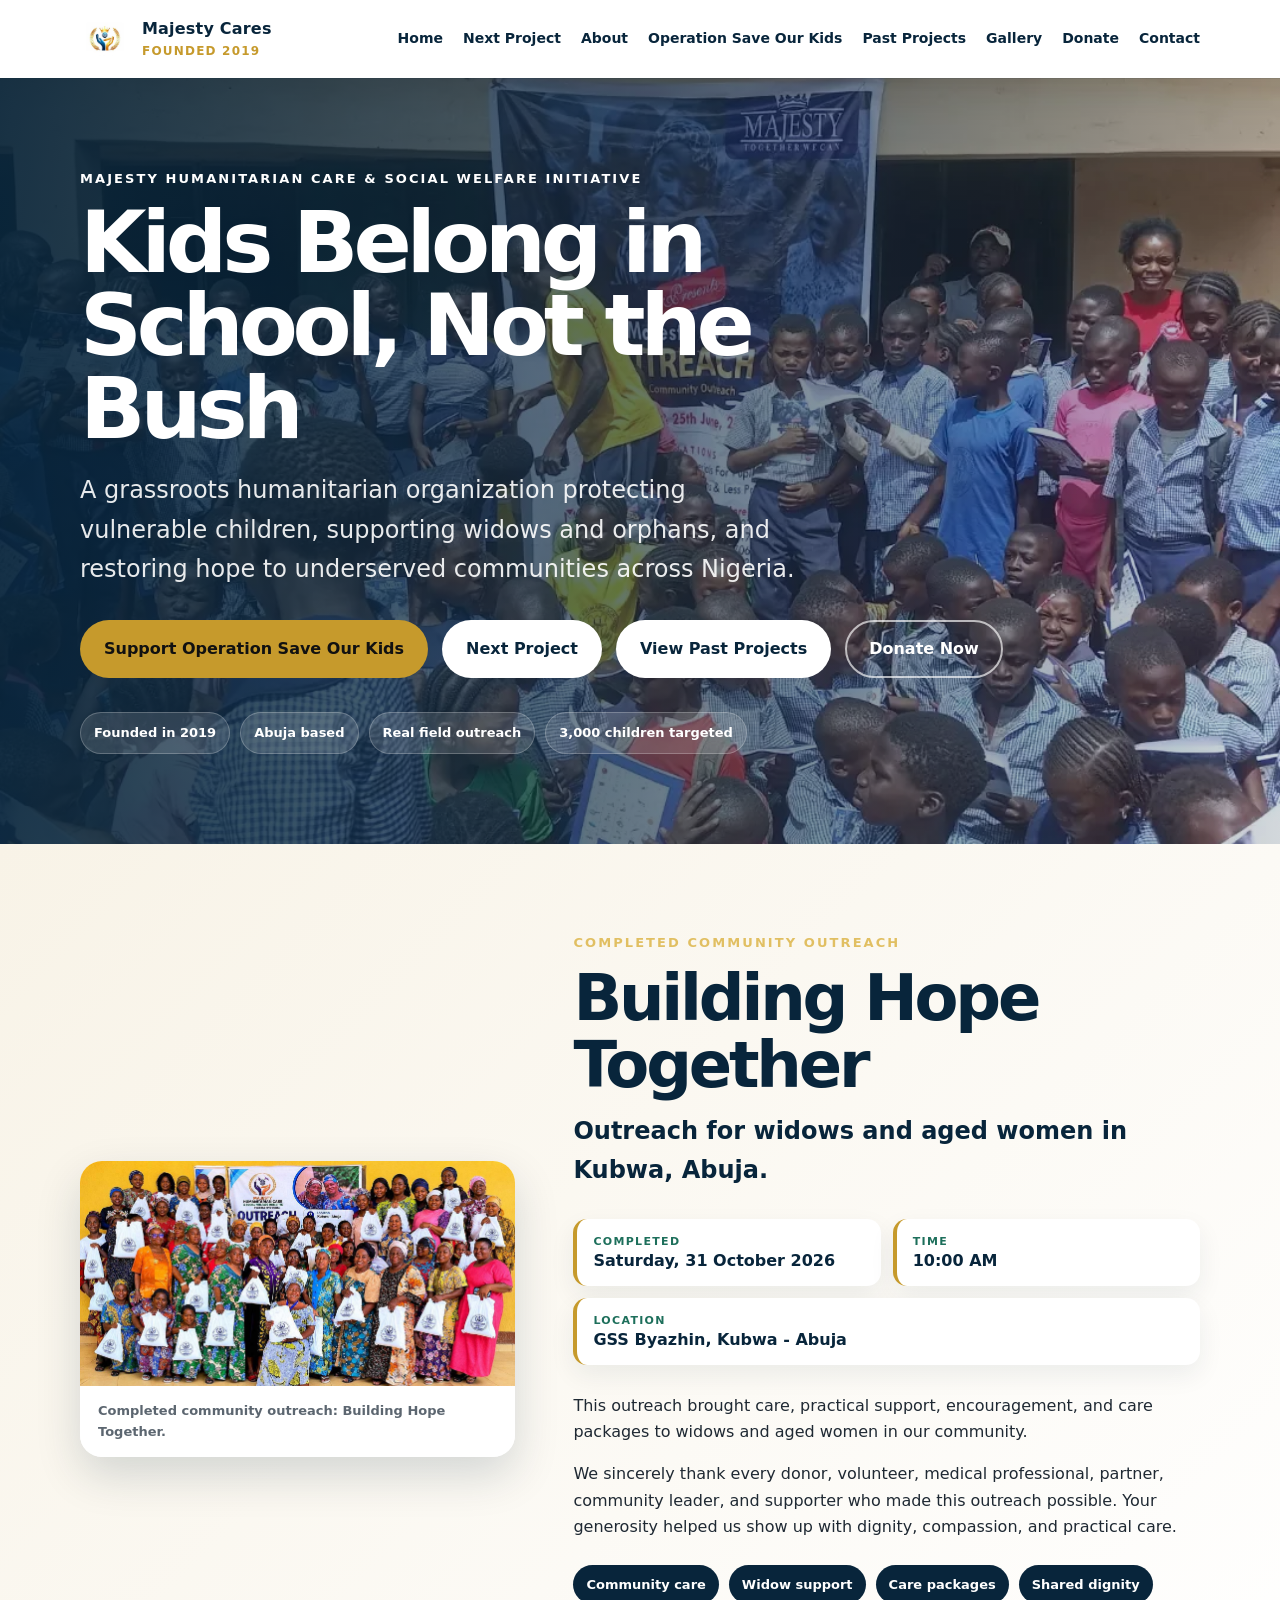
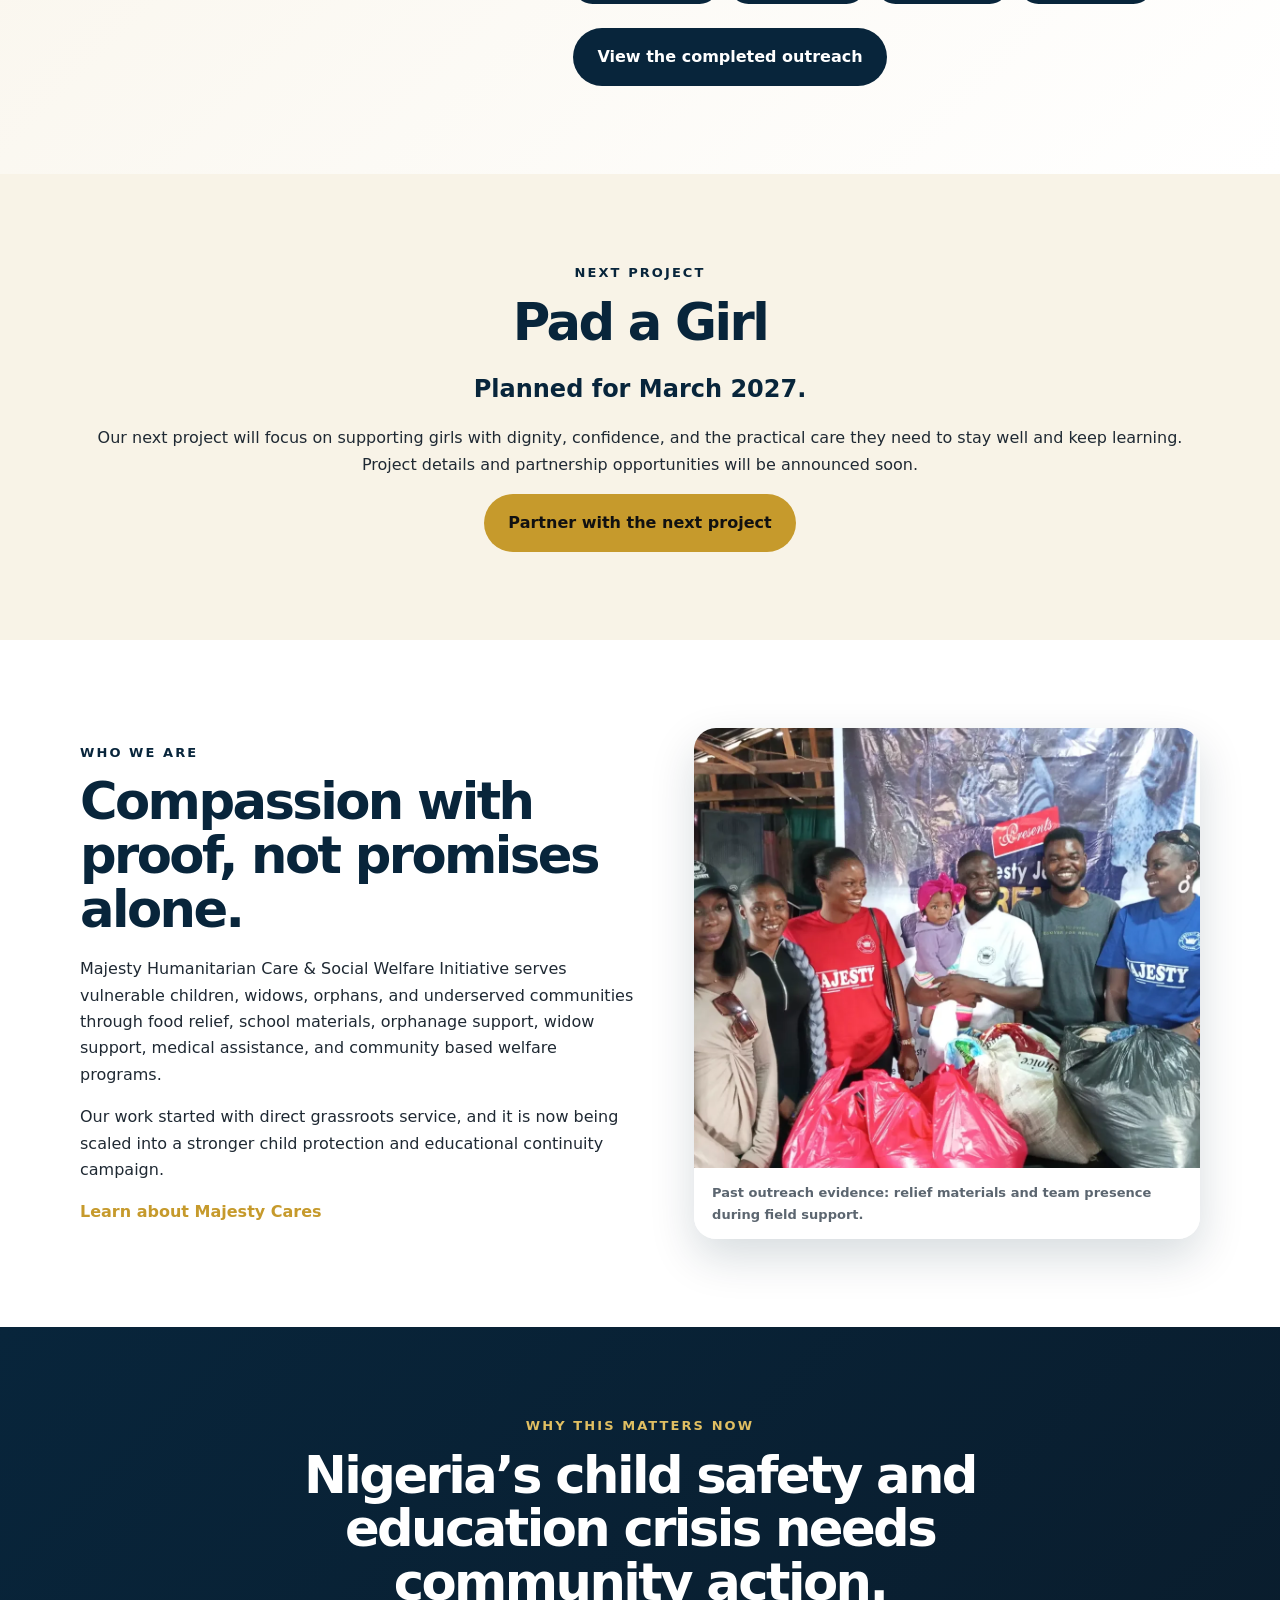
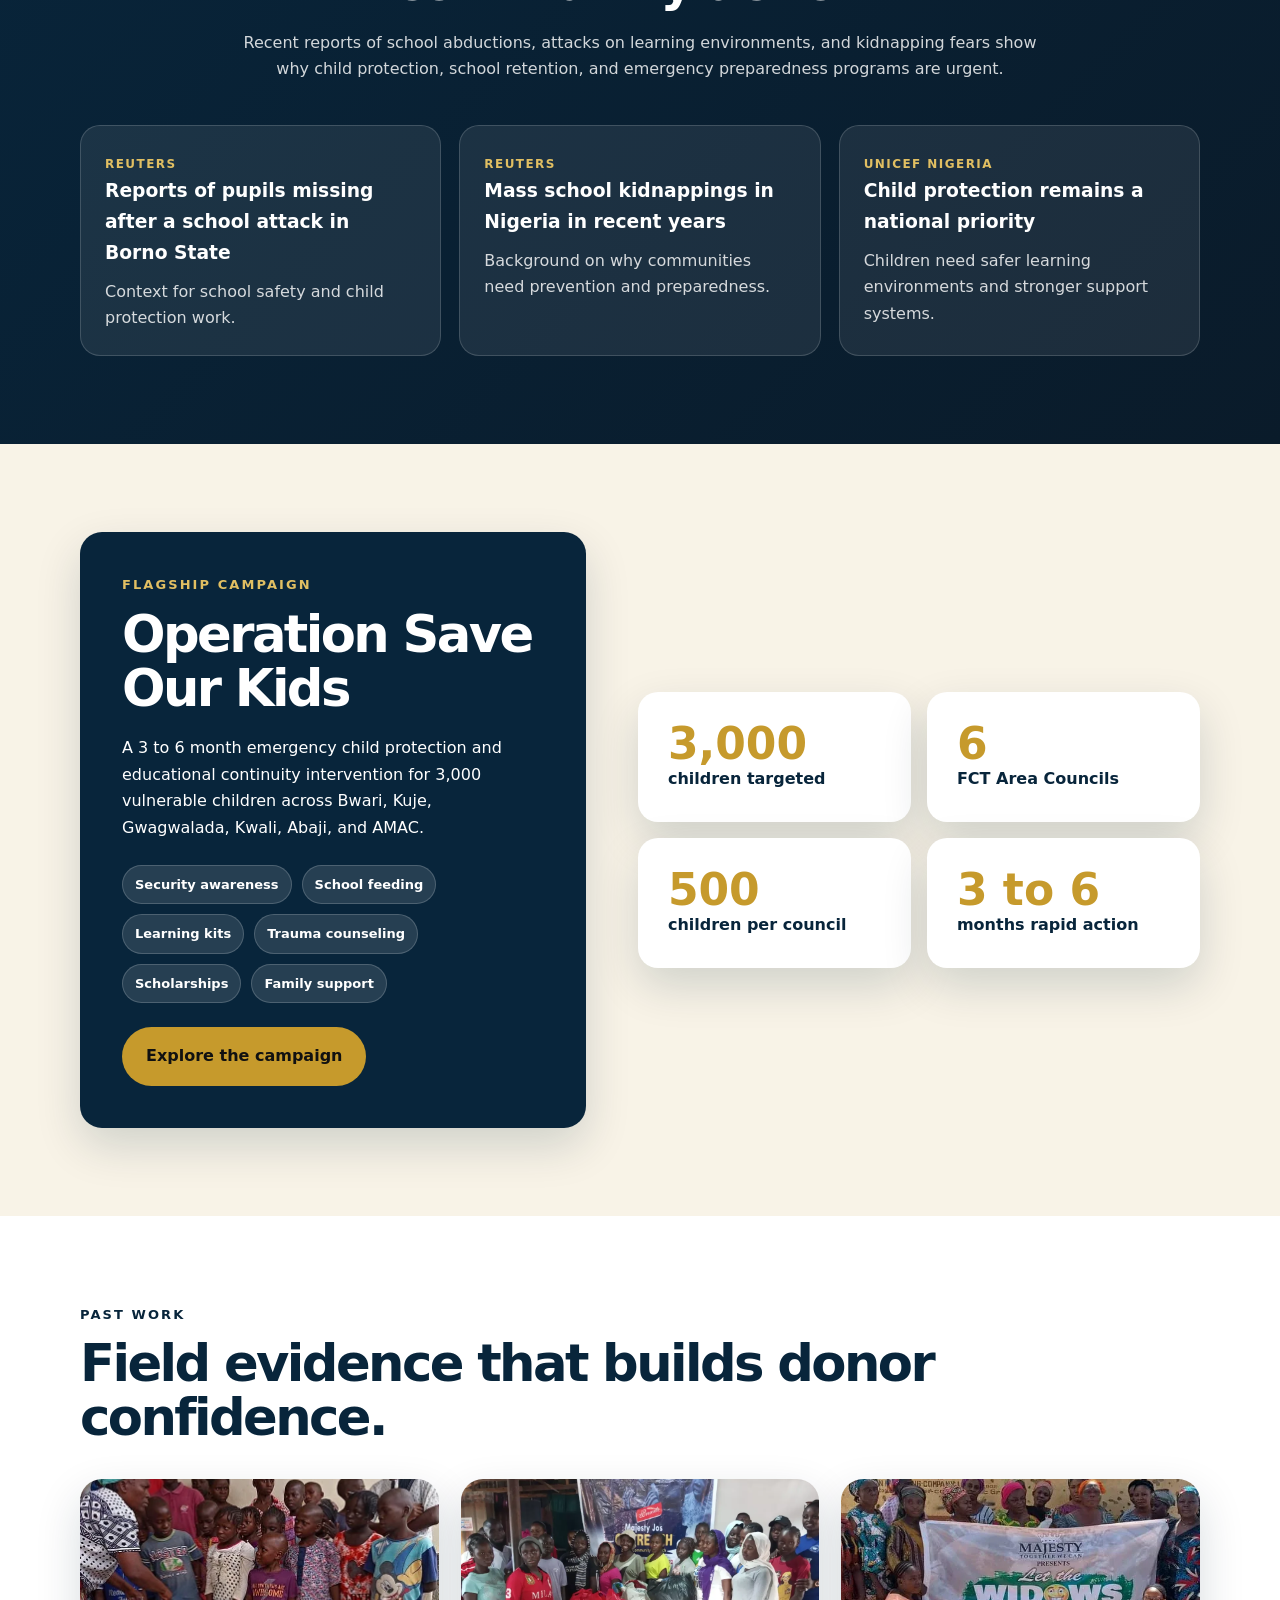
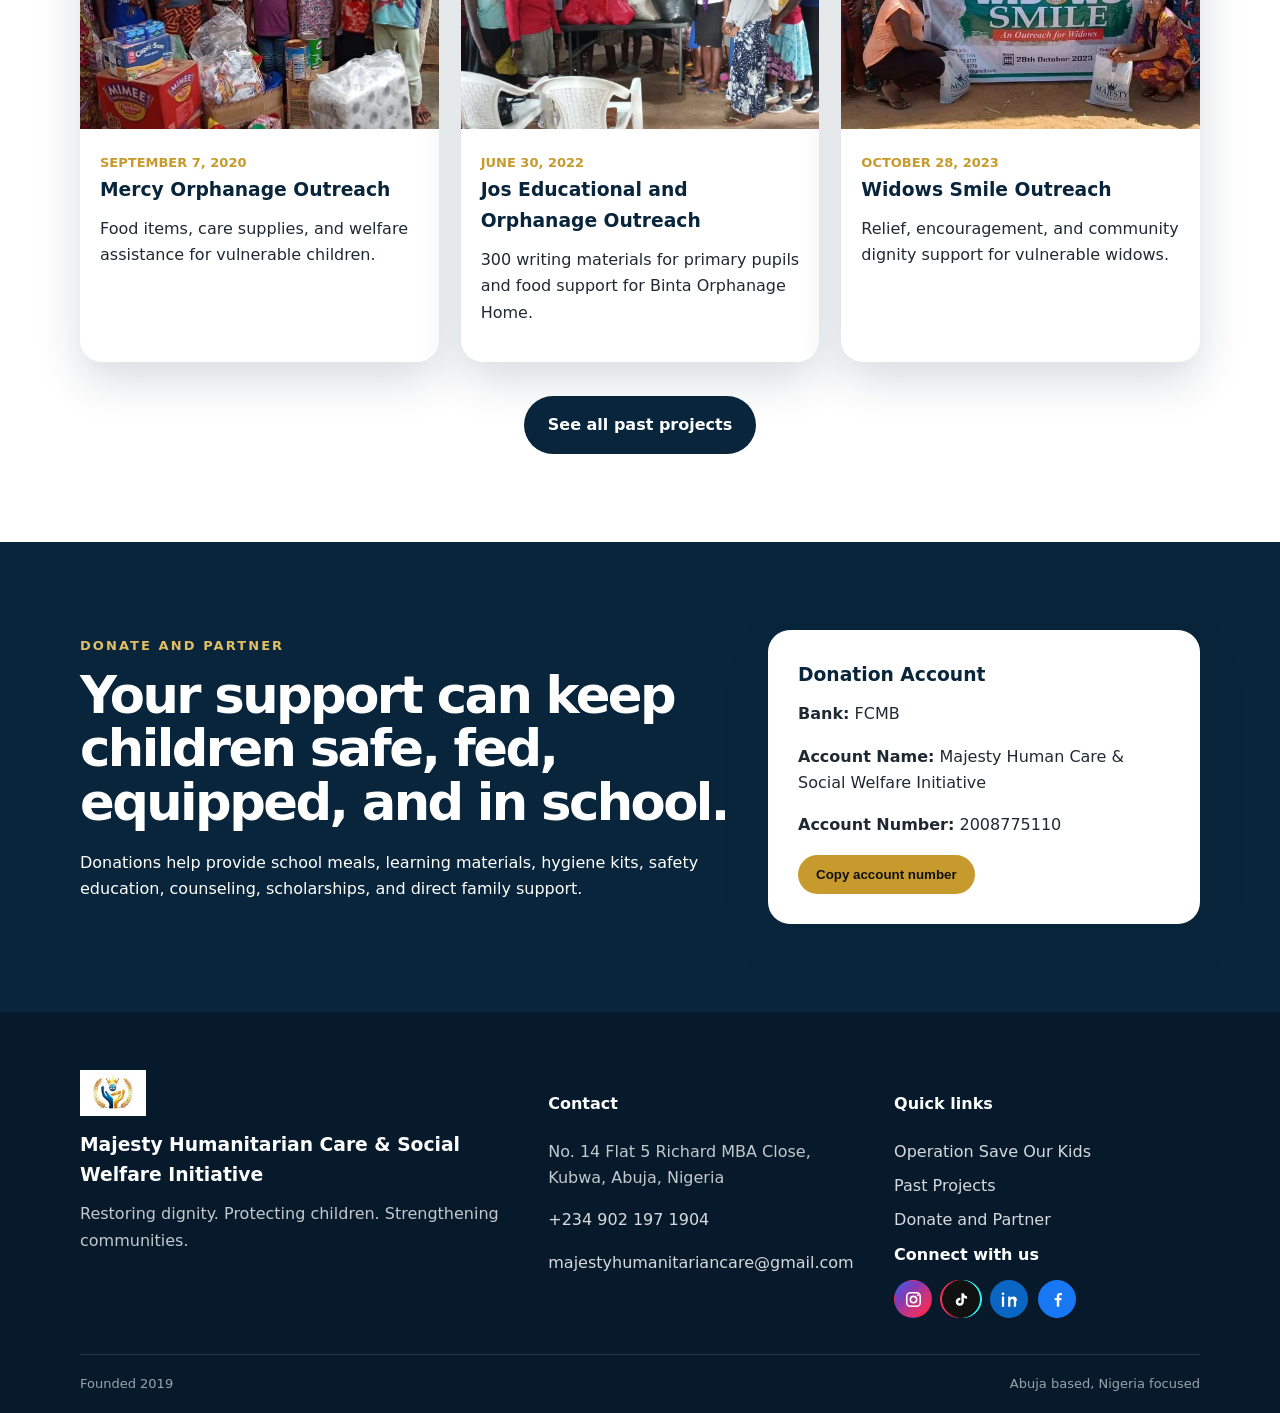
<file: index.html>
<!doctype html>
<html lang="en">
<head>
  <meta charset="utf-8">
  <meta name="viewport" content="width=device-width, initial-scale=1">
  <title>Majesty Cares | Humanitarian NGO in Abuja</title>
  <meta name="description" content="Majesty Humanitarian Care & Social Welfare Initiative documents completed community outreach and plans the March 2027 Pad a Girl project.">
  <meta property="og:title" content="Majesty Cares | Humanitarian NGO in Abuja">
  <meta property="og:description" content="Majesty Humanitarian Care & Social Welfare Initiative documents completed community outreach and plans the March 2027 Pad a Girl project.">
  <meta property="og:image" content="assets/images/og-majesty-cares.jpg">
  <meta property="og:type" content="website">
  <link rel="icon" href="assets/images/logo.png">
  <link rel="stylesheet" href="assets/css/styles.css">
</head>
<body>

<header class="site-header" id="top">
  <div class="container header-inner">
    <a class="brand" href="index.html" aria-label="Majesty Cares home">
      <img src="assets/images/logo.png" alt="Majesty Humanitarian Care and Social Welfare Initiative logo">
      <span><strong>Majesty Cares</strong><small>Founded 2019</small></span>
    </a>
    <button class="nav-toggle" aria-expanded="false" aria-label="Open menu"><span></span><span></span><span></span></button>
    <nav class="main-nav" aria-label="Primary navigation">
      <a href="index.html">Home</a>
      <a href="#next-project">Next Project</a>
      <a href="about.html">About</a>
      <a href="operation-save-our-kids.html">Operation Save Our Kids</a>
      <a href="projects.html">Past Projects</a>
      <a href="gallery.html">Gallery</a>
      <a href="donate.html">Donate</a>
      <a href="contact.html">Contact</a>
    </nav>
  </div>
</header>

<main>

<section class="hero">
  <div class="hero-bg"><img src="assets/images/hero-school-outreach.webp" alt="Children supported during Majesty Cares school outreach"></div>
  <div class="container hero-content">
    <p class="eyebrow">Majesty Humanitarian Care & Social Welfare Initiative</p>
    <h1>Kids Belong in School, Not the Bush</h1>
    <p class="lead">A grassroots humanitarian organization protecting vulnerable children, supporting widows and orphans, and restoring hope to underserved communities across Nigeria.</p>
    <div class="hero-actions">
      <a class="btn btn-primary" href="operation-save-our-kids.html">Support Operation Save Our Kids</a>
      <a class="btn btn-light" href="#next-project">Next Project</a>
      <a class="btn btn-light" href="projects.html">View Past Projects</a>
      <a class="btn btn-outline" href="donate.html">Donate Now</a>
    </div>
    <div class="credibility-strip">
      <span>Founded in 2019</span>
      <span>Abuja based</span>
      <span>Real field outreach</span>
      <span>3,000 children targeted</span>
    </div>
  </div>
</section>

<section class="section completed-outreach" id="completed-outreach">
  <div class="container outreach-grid">
    <div class="outreach-poster image-card">
      <img src="assets/images/widows-outreach-october-31-2026.jpg" alt="Women holding care packages after the Majesty Cares outreach on 31 October 2026">
      <div class="image-caption">Completed community outreach: Building Hope Together.</div>
    </div>
    <div class="outreach-copy">
      <p class="eyebrow gold">Completed Community Outreach</p>
      <h2>Building Hope Together</h2>
      <p class="large-text">Outreach for widows and aged women in Kubwa, Abuja.</p>
      <div class="event-facts">
        <div><span>Completed</span><strong>Saturday, 31 October 2026</strong></div>
        <div><span>Time</span><strong>10:00 AM</strong></div>
        <div><span>Location</span><strong>GSS Byazhin, Kubwa - Abuja</strong></div>
      </div>
      <p>This outreach brought care, practical support, encouragement, and care packages to widows and aged women in our community.</p>
      <p>We sincerely thank every donor, volunteer, medical professional, partner, community leader, and supporter who made this outreach possible. Your generosity helped us show up with dignity, compassion, and practical care.</p>
      <div class="support-chips" aria-label="Ways to support the outreach">
        <span>Community care</span>
        <span>Widow support</span>
        <span>Care packages</span>
        <span>Shared dignity</span>
      </div>
      <a class="btn btn-secondary" href="gallery.html">View the completed outreach</a>
    </div>
  </div>
</section>

<section class="section osok-highlight" id="next-project">
  <div class="container centered">
    <p class="eyebrow navy">Next Project</p>
    <h2>Pad a Girl</h2>
    <p class="large-text">Planned for March 2027.</p>
    <p>Our next project will focus on supporting girls with dignity, confidence, and the practical care they need to stay well and keep learning. Project details and partnership opportunities will be announced soon.</p>
    <a class="btn btn-primary" href="donate.html">Partner with the next project</a>
  </div>
</section>

<section class="section split-section">
  <div class="container split-grid">
    <div>
      <p class="eyebrow navy">Who We Are</p>
      <h2>Compassion with proof, not promises alone.</h2>
      <p>Majesty Humanitarian Care & Social Welfare Initiative serves vulnerable children, widows, orphans, and underserved communities through food relief, school materials, orphanage support, widow support, medical assistance, and community based welfare programs.</p>
      <p>Our work started with direct grassroots service, and it is now being scaled into a stronger child protection and educational continuity campaign.</p>
      <a class="text-link" href="about.html">Learn about Majesty Cares</a>
    </div>
    <div class="image-card">
      <img src="assets/images/jos-team-with-relief-items.webp" alt="Majesty team with donated food items and relief materials">
      <div class="image-caption">Past outreach evidence: relief materials and team presence during field support.</div>
    </div>
  </div>
</section>

<section class="section crisis-section">
  <div class="container">
    <div class="section-heading centered">
      <p class="eyebrow gold">Why This Matters Now</p>
      <h2>Nigeria’s child safety and education crisis needs community action.</h2>
      <p>Recent reports of school abductions, attacks on learning environments, and kidnapping fears show why child protection, school retention, and emergency preparedness programs are urgent.</p>
    </div>
    <div class="news-grid">
      <a class="news-card" href="https://www.reuters.com/world/africa/forty-two-pupils-missing-after-nigeria-school-attack-lawmaker-says-2026-05-16/" target="_blank" rel="noopener">
        <span>Reuters</span>
        <h3>Reports of pupils missing after a school attack in Borno State</h3>
        <p>Context for school safety and child protection work.</p>
      </a>
      <a class="news-card" href="https://www.reuters.com/world/africa/mass-school-kidnappings-nigeria-recent-years-2025-11-24/" target="_blank" rel="noopener">
        <span>Reuters</span>
        <h3>Mass school kidnappings in Nigeria in recent years</h3>
        <p>Background on why communities need prevention and preparedness.</p>
      </a>
      <a class="news-card" href="https://www.unicef.org/nigeria/child-protection" target="_blank" rel="noopener">
        <span>UNICEF Nigeria</span>
        <h3>Child protection remains a national priority</h3>
        <p>Children need safer learning environments and stronger support systems.</p>
      </a>
    </div>
  </div>
</section>

<section class="section osok-highlight">
  <div class="container split-grid reverse">
    <div class="callout-panel">
      <p class="eyebrow gold">Flagship Campaign</p>
      <h2>Operation Save Our Kids</h2>
      <p>A 3 to 6 month emergency child protection and educational continuity intervention for 3,000 vulnerable children across Bwari, Kuje, Gwagwalada, Kwali, Abaji, and AMAC.</p>
      <div class="mini-list">
        <span>Security awareness</span>
        <span>School feeding</span>
        <span>Learning kits</span>
        <span>Trauma counseling</span>
        <span>Scholarships</span>
        <span>Family support</span>
      </div>
      <a class="btn btn-primary" href="operation-save-our-kids.html">Explore the campaign</a>
    </div>
    <div class="impact-board">
      <div><strong>3,000</strong><span>children targeted</span></div>
      <div><strong>6</strong><span>FCT Area Councils</span></div>
      <div><strong>500</strong><span>children per council</span></div>
      <div><strong>3 to 6</strong><span>months rapid action</span></div>
    </div>
  </div>
</section>

<section class="section">
  <div class="container">
    <div class="section-heading">
      <p class="eyebrow navy">Past Work</p>
      <h2>Field evidence that builds donor confidence.</h2>
    </div>
    <div class="project-preview-grid">
      <article class="project-card">
        <img src="assets/images/mercy-orphanage-food-support.webp" alt="Food and welfare support at Mercy Orphanage">
        <div>
          <span>September 7, 2020</span>
          <h3>Mercy Orphanage Outreach</h3>
          <p>Food items, care supplies, and welfare assistance for vulnerable children.</p>
        </div>
      </article>
      <article class="project-card">
        <img src="assets/images/jos-binta-orphanage-1.webp" alt="Majesty team at Binta Orphanage Home Jos">
        <div>
          <span>June 30, 2022</span>
          <h3>Jos Educational and Orphanage Outreach</h3>
          <p>300 writing materials for primary pupils and food support for Binta Orphanage Home.</p>
        </div>
      </article>
      <article class="project-card">
        <img src="assets/images/widows-smile-banner.webp" alt="Widows Smile outreach banner and beneficiaries">
        <div>
          <span>October 28, 2023</span>
          <h3>Widows Smile Outreach</h3>
          <p>Relief, encouragement, and community dignity support for vulnerable widows.</p>
        </div>
      </article>
    </div>
    <div class="center-action"><a class="btn btn-secondary" href="projects.html">See all past projects</a></div>
  </div>
</section>

<section class="section donate-strip">
  <div class="container donate-grid">
    <div>
      <p class="eyebrow gold">Donate and Partner</p>
      <h2>Your support can keep children safe, fed, equipped, and in school.</h2>
      <p>Donations help provide school meals, learning materials, hygiene kits, safety education, counseling, scholarships, and direct family support.</p>
    </div>
    <div class="bank-card">
      <h3>Donation Account</h3>
      <p><strong>Bank:</strong> FCMB</p>
      <p><strong>Account Name:</strong> Majesty Human Care & Social Welfare Initiative</p>
      <p><strong>Account Number:</strong> <span id="acct-home">2008775110</span></p>
      <button class="copy-btn" data-copy="2008775110">Copy account number</button>
    </div>
  </div>
</section>

</main>

<footer class="site-footer">
  <div class="container footer-grid">
    <div>
      <img class="footer-logo" src="assets/images/logo.png" alt="Majesty Cares logo">
      <h3>Majesty Humanitarian Care & Social Welfare Initiative</h3>
      <p>Restoring dignity. Protecting children. Strengthening communities.</p>
    </div>
    <div>
      <h4>Contact</h4>
      <p>No. 14 Flat 5 Richard MBA Close, Kubwa, Abuja, Nigeria</p>
      <p><a href="tel:+2349021971904">+234 902 197 1904</a></p>
      <p><a href="mailto:majestyhumanitariancare@gmail.com">majestyhumanitariancare@gmail.com</a></p>
    </div>
    <div>
      <h4>Quick links</h4>
      <a href="operation-save-our-kids.html">Operation Save Our Kids</a>
      <a href="projects.html">Past Projects</a>
      <a href="donate.html">Donate and Partner</a>
      <div class="social-connect">
        <h4>Connect with us</h4>
        <div class="social-links" aria-label="Social media links">
          <a class="social-link instagram" href="https://www.instagram.com/majestycares" target="_blank" rel="noopener" aria-label="Instagram">
            <svg viewBox="0 0 24 24" aria-hidden="true"><rect x="3.5" y="3.5" width="17" height="17" rx="4.5" fill="none" stroke="currentColor" stroke-width="2"></rect><circle cx="12" cy="12" r="4" fill="none" stroke="currentColor" stroke-width="2"></circle><circle cx="17.5" cy="6.5" r="1.2" fill="currentColor" stroke="none"></circle></svg>
          </a>
          <a class="social-link tiktok" href="https://www.tiktok.com/@majestycares" target="_blank" rel="noopener" aria-label="TikTok">
            <svg viewBox="0 0 24 24" aria-hidden="true"><path d="M15 4c.4 2.2 1.7 3.6 4 3.8v3.1c-1.5 0-2.8-.4-4-1.2v5.2a5.1 5.1 0 1 1-4.4-5.1v3.2a2 2 0 1 0 1.3 1.9V4H15Z"></path></svg>
          </a>
          <a class="social-link linkedin" href="https://www.linkedin.com/company/majesty-humanitarian-care-social-welfare-initiative/" target="_blank" rel="noopener" aria-label="LinkedIn">
            <svg viewBox="0 0 24 24" aria-hidden="true"><path d="M5.2 8.3H2.4V21h2.8V8.3ZM3.8 3A1.7 1.7 0 1 0 3.8 6.4 1.7 1.7 0 0 0 3.8 3ZM21.6 13.7c0-3.8-2-5.6-4.7-5.6-2.2 0-3.2 1.2-3.8 2v-1.8h-2.8V21h2.8v-6.3c0-1.7.3-3.3 2.4-3.3 2 0 2 1.9 2 3.4V21h2.8l.1-7.3Z"></path></svg>
          </a>
          <a class="social-link facebook" href="https://www.facebook.com/share/1Fbgy3PuV8/" target="_blank" rel="noopener" aria-label="Facebook">
            <svg viewBox="0 0 24 24" aria-hidden="true"><path d="M14.2 21v-8h2.7l.4-3h-3.1V8.1c0-.9.3-1.5 1.6-1.5h1.7V3.9c-.3 0-1.3-.1-2.4-.1-2.4 0-4 1.5-4 4.1V10H8.4v3h2.7v8h3.1Z"></path></svg>
          </a>
        </div>
      </div>
    </div>
  </div>
  <div class="container footer-bottom">
    <span>Founded 2019</span>
    <span>Abuja based, Nigeria focused</span>
  </div>
</footer>

<script src="assets/js/main.js"></script>
</body>
</html>
</file>
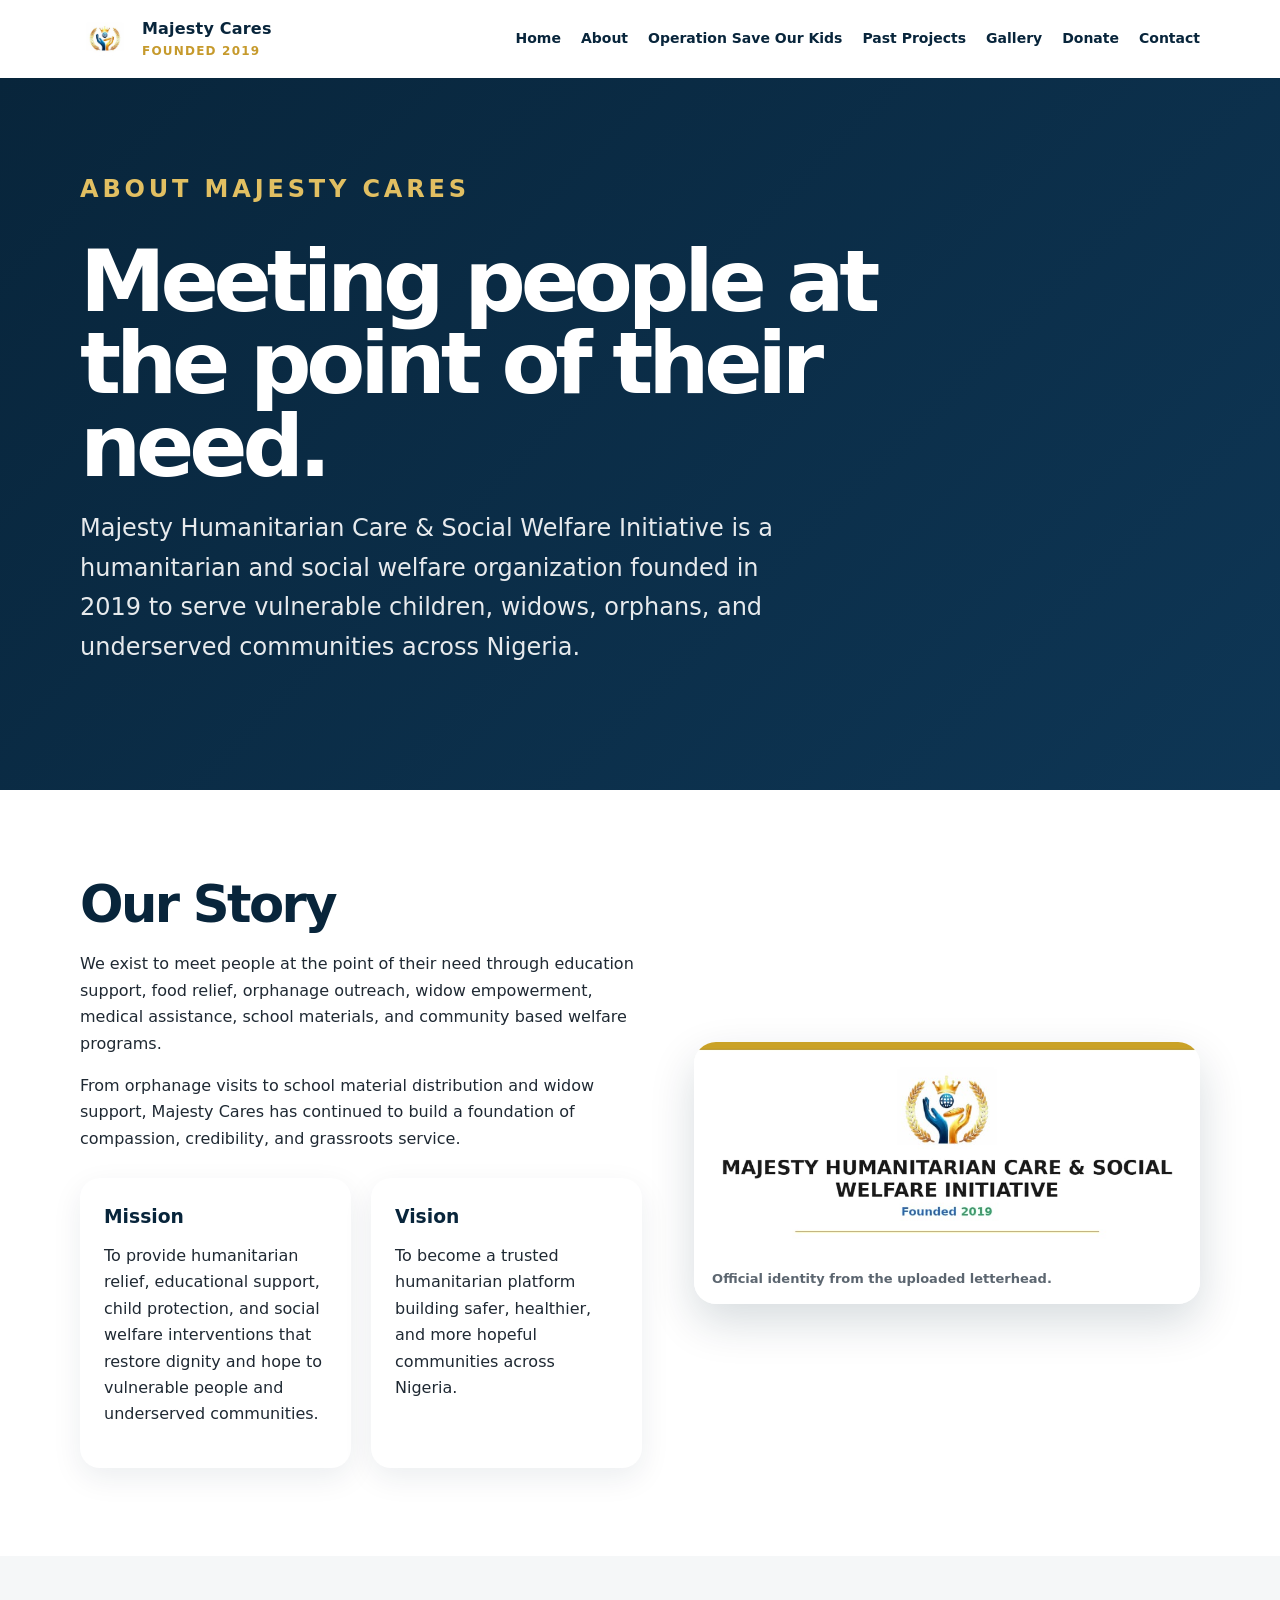
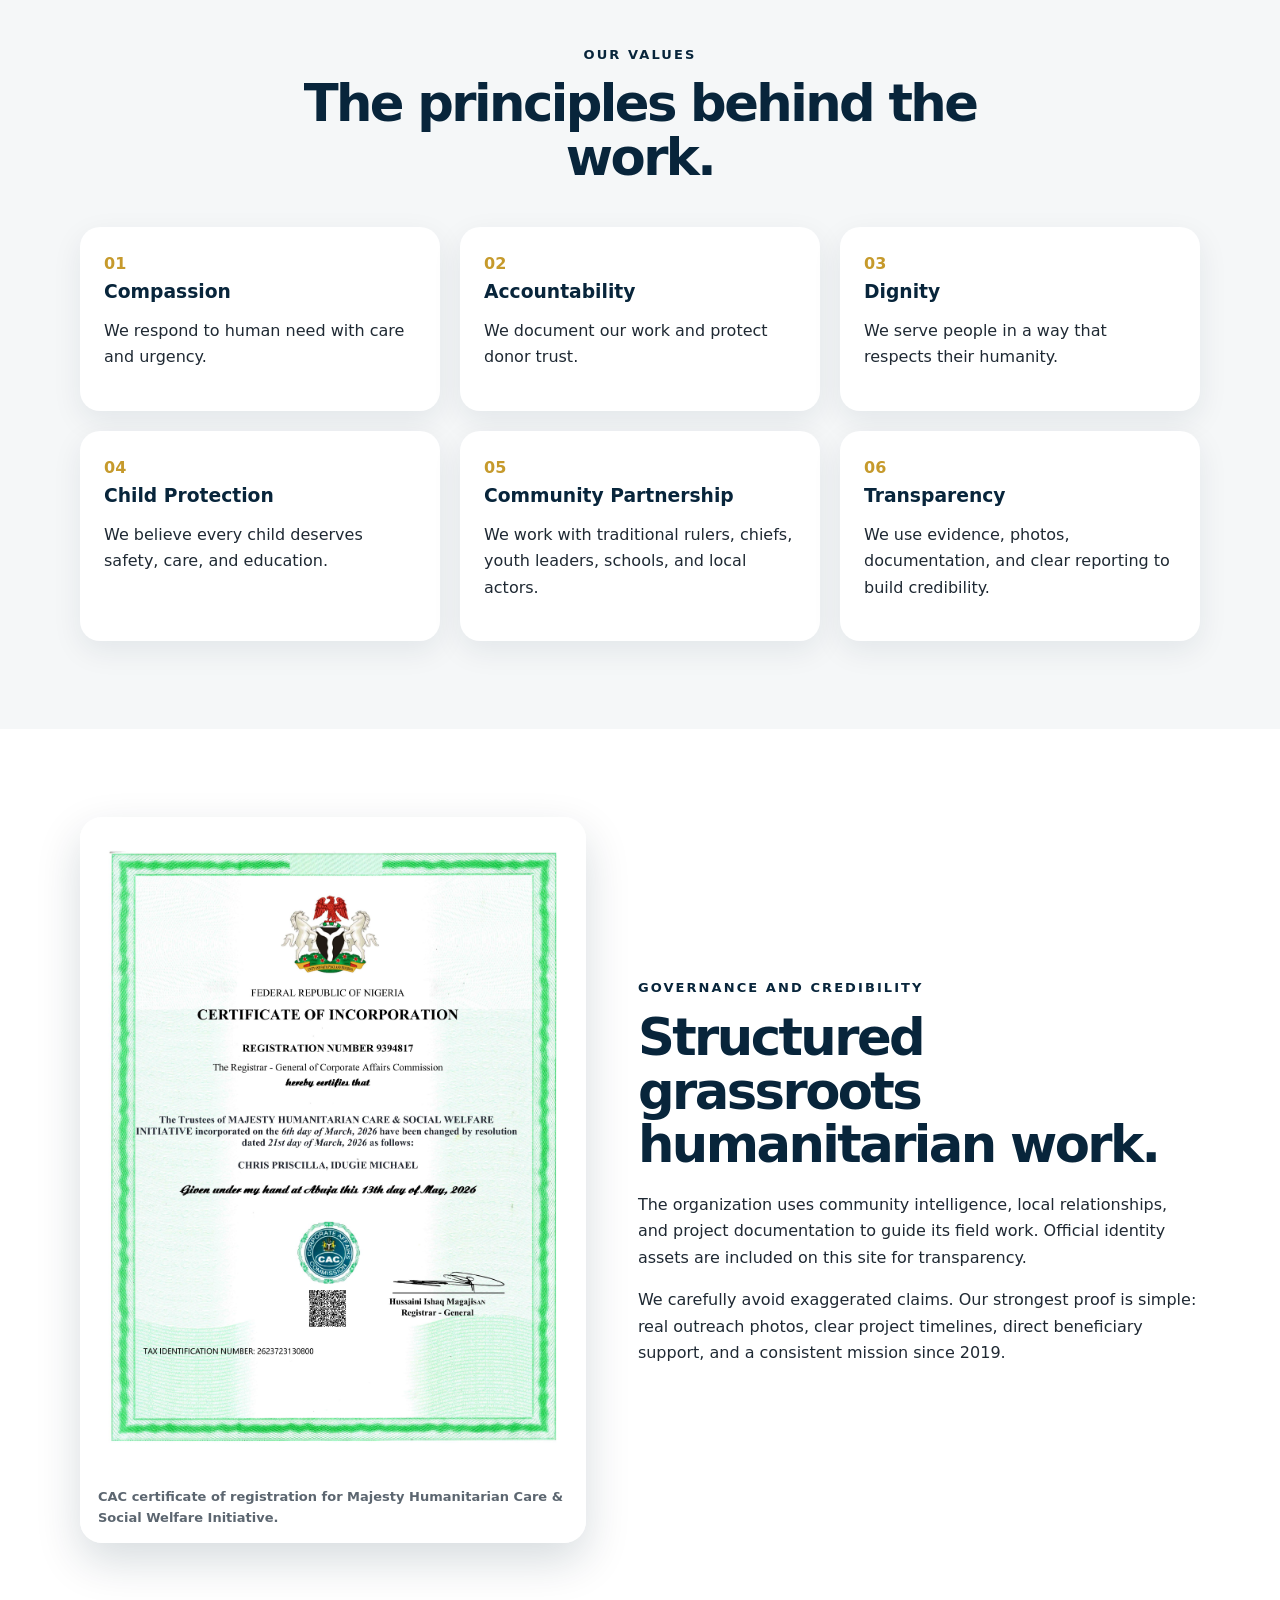
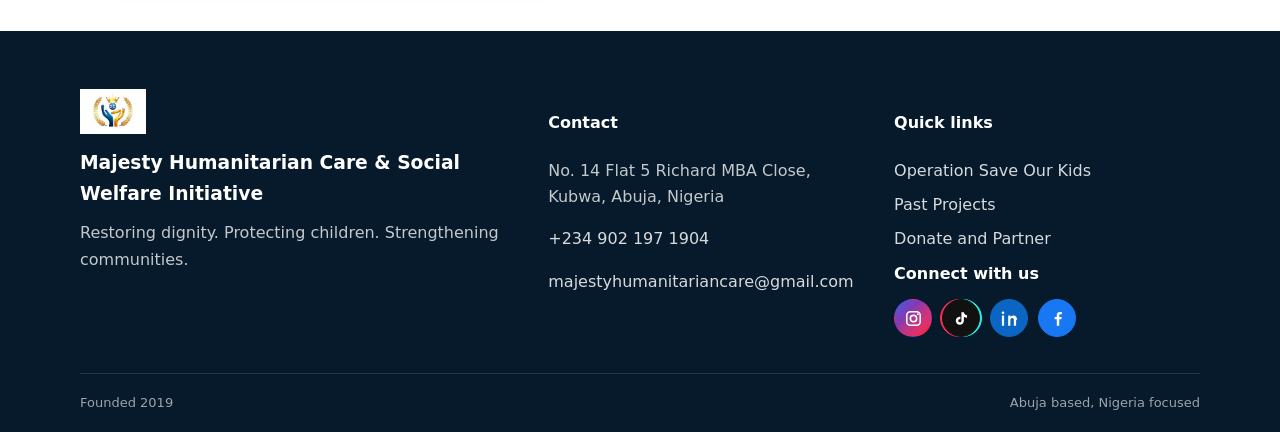
<file: about.html>
<!doctype html>
<html lang="en">
<head>
  <meta charset="utf-8">
  <meta name="viewport" content="width=device-width, initial-scale=1">
  <title>About Majesty Cares | Founded 2019</title>
  <meta name="description" content="Learn about Majesty Humanitarian Care & Social Welfare Initiative, its mission, values, and grassroots humanitarian work.">
  <meta property="og:title" content="About Majesty Cares | Founded 2019">
  <meta property="og:description" content="Learn about Majesty Humanitarian Care & Social Welfare Initiative, its mission, values, and grassroots humanitarian work.">
  <meta property="og:image" content="assets/images/og-majesty-cares.jpg">
  <meta property="og:type" content="website">
  <link rel="icon" href="assets/images/logo.png">
  <link rel="stylesheet" href="assets/css/styles.css">
</head>
<body>

<header class="site-header" id="top">
  <div class="container header-inner">
    <a class="brand" href="index.html" aria-label="Majesty Cares home">
      <img src="assets/images/logo.png" alt="Majesty Humanitarian Care and Social Welfare Initiative logo">
      <span><strong>Majesty Cares</strong><small>Founded 2019</small></span>
    </a>
    <button class="nav-toggle" aria-expanded="false" aria-label="Open menu"><span></span><span></span><span></span></button>
    <nav class="main-nav" aria-label="Primary navigation">
      <a href="index.html">Home</a>
      <a href="about.html">About</a>
      <a href="operation-save-our-kids.html">Operation Save Our Kids</a>
      <a href="projects.html">Past Projects</a>
      <a href="gallery.html">Gallery</a>
      <a href="donate.html">Donate</a>
      <a href="contact.html">Contact</a>
    </nav>
  </div>
</header>

<main>

<section class="page-hero compact">
  <div class="container">
    <p class="eyebrow gold">About Majesty Cares</p>
    <h1>Meeting people at the point of their need.</h1>
    <p>Majesty Humanitarian Care & Social Welfare Initiative is a humanitarian and social welfare organization founded in 2019 to serve vulnerable children, widows, orphans, and underserved communities across Nigeria.</p>
  </div>
</section>
<section class="section">
  <div class="container split-grid">
    <div>
      <h2>Our Story</h2>
      <p>We exist to meet people at the point of their need through education support, food relief, orphanage outreach, widow empowerment, medical assistance, school materials, and community based welfare programs.</p>
      <p>From orphanage visits to school material distribution and widow support, Majesty Cares has continued to build a foundation of compassion, credibility, and grassroots service.</p>
      <div class="values-grid small">
        <div><h3>Mission</h3><p>To provide humanitarian relief, educational support, child protection, and social welfare interventions that restore dignity and hope to vulnerable people and underserved communities.</p></div>
        <div><h3>Vision</h3><p>To become a trusted humanitarian platform building safer, healthier, and more hopeful communities across Nigeria.</p></div>
      </div>
    </div>
    <div class="image-card official-card">
      <img src="assets/images/letterhead-header.png" alt="Official Majesty Cares letterhead identity">
      <div class="image-caption">Official identity from the uploaded letterhead.</div>
    </div>
  </div>
</section>
<section class="section muted">
  <div class="container">
    <div class="section-heading centered">
      <p class="eyebrow navy">Our Values</p>
      <h2>The principles behind the work.</h2>
    </div>
    <div class="values-grid">
      <div><span>01</span><h3>Compassion</h3><p>We respond to human need with care and urgency.</p></div>
      <div><span>02</span><h3>Accountability</h3><p>We document our work and protect donor trust.</p></div>
      <div><span>03</span><h3>Dignity</h3><p>We serve people in a way that respects their humanity.</p></div>
      <div><span>04</span><h3>Child Protection</h3><p>We believe every child deserves safety, care, and education.</p></div>
      <div><span>05</span><h3>Community Partnership</h3><p>We work with traditional rulers, chiefs, youth leaders, schools, and local actors.</p></div>
      <div><span>06</span><h3>Transparency</h3><p>We use evidence, photos, documentation, and clear reporting to build credibility.</p></div>
    </div>
  </div>
</section>
<section class="section">
  <div class="container split-grid reverse">
    <div class="image-card official-card">
      <img src="assets/images/cac-certificate.jpg" alt="Majesty Humanitarian Care and Social Welfare Initiative CAC certificate of registration">
      <div class="image-caption">CAC certificate of registration for Majesty Humanitarian Care & Social Welfare Initiative.</div>
    </div>
    <div>
      <p class="eyebrow navy">Governance and Credibility</p>
      <h2>Structured grassroots humanitarian work.</h2>
      <p>The organization uses community intelligence, local relationships, and project documentation to guide its field work. Official identity assets are included on this site for transparency.</p>
      <p>We carefully avoid exaggerated claims. Our strongest proof is simple: real outreach photos, clear project timelines, direct beneficiary support, and a consistent mission since 2019.</p>
    </div>
  </div>
</section>

</main>

<footer class="site-footer">
  <div class="container footer-grid">
    <div>
      <img class="footer-logo" src="assets/images/logo.png" alt="Majesty Cares logo">
      <h3>Majesty Humanitarian Care & Social Welfare Initiative</h3>
      <p>Restoring dignity. Protecting children. Strengthening communities.</p>
    </div>
    <div>
      <h4>Contact</h4>
      <p>No. 14 Flat 5 Richard MBA Close, Kubwa, Abuja, Nigeria</p>
      <p><a href="tel:+2349021971904">+234 902 197 1904</a></p>
      <p><a href="mailto:majestyhumanitariancare@gmail.com">majestyhumanitariancare@gmail.com</a></p>
    </div>
    <div>
      <h4>Quick links</h4>
      <a href="operation-save-our-kids.html">Operation Save Our Kids</a>
      <a href="projects.html">Past Projects</a>
      <a href="donate.html">Donate and Partner</a>
      <div class="social-connect">
        <h4>Connect with us</h4>
        <div class="social-links" aria-label="Social media links">
          <a class="social-link instagram" href="https://www.instagram.com/majestycares" target="_blank" rel="noopener" aria-label="Instagram">
            <svg viewBox="0 0 24 24" aria-hidden="true"><rect x="3.5" y="3.5" width="17" height="17" rx="4.5" fill="none" stroke="currentColor" stroke-width="2"></rect><circle cx="12" cy="12" r="4" fill="none" stroke="currentColor" stroke-width="2"></circle><circle cx="17.5" cy="6.5" r="1.2" fill="currentColor" stroke="none"></circle></svg>
          </a>
          <a class="social-link tiktok" href="https://www.tiktok.com/@majestycares" target="_blank" rel="noopener" aria-label="TikTok">
            <svg viewBox="0 0 24 24" aria-hidden="true"><path d="M15 4c.4 2.2 1.7 3.6 4 3.8v3.1c-1.5 0-2.8-.4-4-1.2v5.2a5.1 5.1 0 1 1-4.4-5.1v3.2a2 2 0 1 0 1.3 1.9V4H15Z"></path></svg>
          </a>
          <a class="social-link linkedin" href="https://www.linkedin.com/company/majesty-humanitarian-care-social-welfare-initiative/" target="_blank" rel="noopener" aria-label="LinkedIn">
            <svg viewBox="0 0 24 24" aria-hidden="true"><path d="M5.2 8.3H2.4V21h2.8V8.3ZM3.8 3A1.7 1.7 0 1 0 3.8 6.4 1.7 1.7 0 0 0 3.8 3ZM21.6 13.7c0-3.8-2-5.6-4.7-5.6-2.2 0-3.2 1.2-3.8 2v-1.8h-2.8V21h2.8v-6.3c0-1.7.3-3.3 2.4-3.3 2 0 2 1.9 2 3.4V21h2.8l.1-7.3Z"></path></svg>
          </a>
          <a class="social-link facebook" href="https://www.facebook.com/share/1Fbgy3PuV8/" target="_blank" rel="noopener" aria-label="Facebook">
            <svg viewBox="0 0 24 24" aria-hidden="true"><path d="M14.2 21v-8h2.7l.4-3h-3.1V8.1c0-.9.3-1.5 1.6-1.5h1.7V3.9c-.3 0-1.3-.1-2.4-.1-2.4 0-4 1.5-4 4.1V10H8.4v3h2.7v8h3.1Z"></path></svg>
          </a>
        </div>
      </div>
    </div>
  </div>
  <div class="container footer-bottom">
    <span>Founded 2019</span>
    <span>Abuja based, Nigeria focused</span>
  </div>
</footer>

<script src="assets/js/main.js"></script>
</body>
</html>
</file>
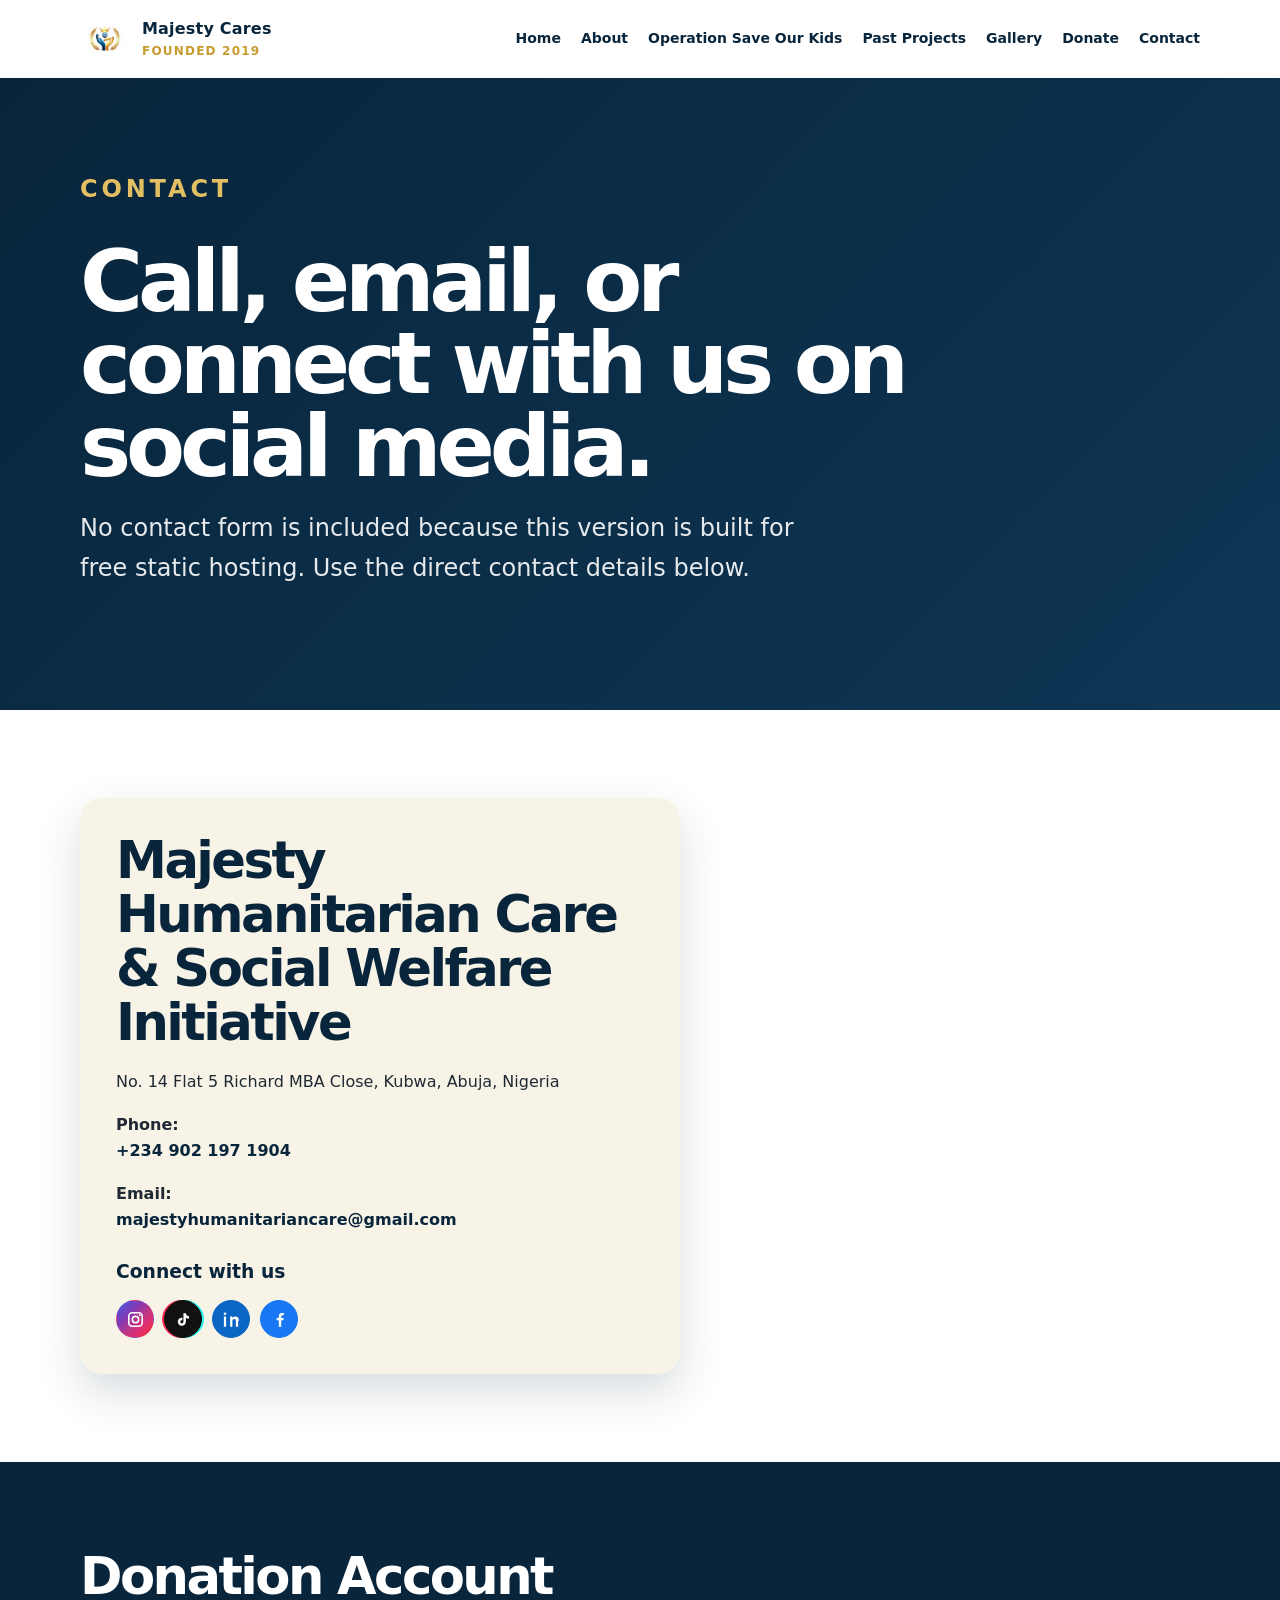
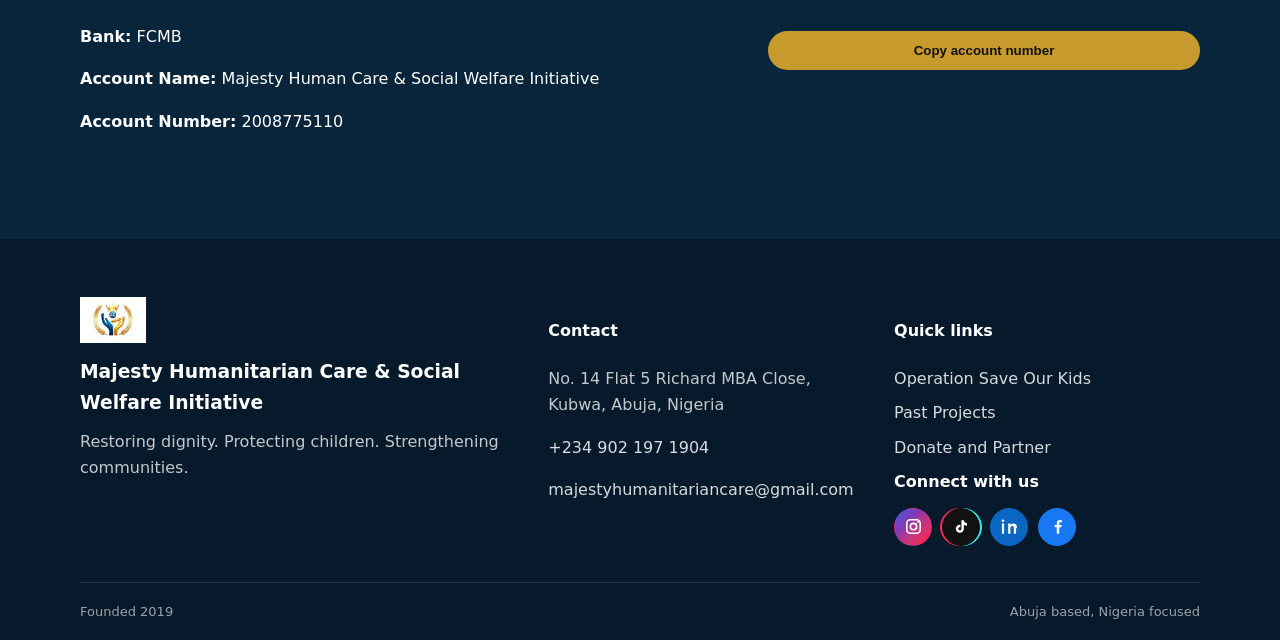
<file: contact.html>
<!doctype html>
<html lang="en">
<head>
  <meta charset="utf-8">
  <meta name="viewport" content="width=device-width, initial-scale=1">
  <title>Contact Majesty Cares</title>
  <meta name="description" content="Contact Majesty Humanitarian Care and Social Welfare Initiative by phone, email, or Instagram.">
  <meta property="og:title" content="Contact Majesty Cares">
  <meta property="og:description" content="Contact Majesty Humanitarian Care and Social Welfare Initiative by phone, email, or Instagram.">
  <meta property="og:image" content="assets/images/og-majesty-cares.jpg">
  <meta property="og:type" content="website">
  <link rel="icon" href="assets/images/logo.png">
  <link rel="stylesheet" href="assets/css/styles.css">
</head>
<body>

<header class="site-header" id="top">
  <div class="container header-inner">
    <a class="brand" href="index.html" aria-label="Majesty Cares home">
      <img src="assets/images/logo.png" alt="Majesty Humanitarian Care and Social Welfare Initiative logo">
      <span><strong>Majesty Cares</strong><small>Founded 2019</small></span>
    </a>
    <button class="nav-toggle" aria-expanded="false" aria-label="Open menu"><span></span><span></span><span></span></button>
    <nav class="main-nav" aria-label="Primary navigation">
      <a href="index.html">Home</a>
      <a href="about.html">About</a>
      <a href="operation-save-our-kids.html">Operation Save Our Kids</a>
      <a href="projects.html">Past Projects</a>
      <a href="gallery.html">Gallery</a>
      <a href="donate.html">Donate</a>
      <a href="contact.html">Contact</a>
    </nav>
  </div>
</header>

<main>

<section class="page-hero compact">
  <div class="container">
    <p class="eyebrow gold">Contact</p>
    <h1>Call, email, or connect with us on social media.</h1>
    <p>No contact form is included because this version is built for free static hosting. Use the direct contact details below.</p>
  </div>
</section>
<section class="section">
  <div class="container contact-grid">
    <div class="contact-card">
      <h2>Majesty Humanitarian Care & Social Welfare Initiative</h2>
      <p>No. 14 Flat 5 Richard MBA Close, Kubwa, Abuja, Nigeria</p>
      <p><strong>Phone:</strong><br><a href="tel:+2349021971904">+234 902 197 1904</a></p>
      <p><strong>Email:</strong><br><a href="mailto:majestyhumanitariancare@gmail.com">majestyhumanitariancare@gmail.com</a></p>
      <div class="contact-social">
        <h3>Connect with us</h3>
        <div class="social-links" aria-label="Social media links">
          <a class="social-link instagram" href="https://www.instagram.com/majestycares" target="_blank" rel="noopener" aria-label="Instagram">
            <svg viewBox="0 0 24 24" aria-hidden="true"><rect x="3.5" y="3.5" width="17" height="17" rx="4.5" fill="none" stroke="currentColor" stroke-width="2"></rect><circle cx="12" cy="12" r="4" fill="none" stroke="currentColor" stroke-width="2"></circle><circle cx="17.5" cy="6.5" r="1.2" fill="currentColor" stroke="none"></circle></svg>
          </a>
          <a class="social-link tiktok" href="https://www.tiktok.com/@majestycares" target="_blank" rel="noopener" aria-label="TikTok">
            <svg viewBox="0 0 24 24" aria-hidden="true"><path d="M15 4c.4 2.2 1.7 3.6 4 3.8v3.1c-1.5 0-2.8-.4-4-1.2v5.2a5.1 5.1 0 1 1-4.4-5.1v3.2a2 2 0 1 0 1.3 1.9V4H15Z"></path></svg>
          </a>
          <a class="social-link linkedin" href="https://www.linkedin.com/company/majesty-humanitarian-care-social-welfare-initiative/" target="_blank" rel="noopener" aria-label="LinkedIn">
            <svg viewBox="0 0 24 24" aria-hidden="true"><path d="M5.2 8.3H2.4V21h2.8V8.3ZM3.8 3A1.7 1.7 0 1 0 3.8 6.4 1.7 1.7 0 0 0 3.8 3ZM21.6 13.7c0-3.8-2-5.6-4.7-5.6-2.2 0-3.2 1.2-3.8 2v-1.8h-2.8V21h2.8v-6.3c0-1.7.3-3.3 2.4-3.3 2 0 2 1.9 2 3.4V21h2.8l.1-7.3Z"></path></svg>
          </a>
          <a class="social-link facebook" href="https://www.facebook.com/share/1Fbgy3PuV8/" target="_blank" rel="noopener" aria-label="Facebook">
            <svg viewBox="0 0 24 24" aria-hidden="true"><path d="M14.2 21v-8h2.7l.4-3h-3.1V8.1c0-.9.3-1.5 1.6-1.5h1.7V3.9c-.3 0-1.3-.1-2.4-.1-2.4 0-4 1.5-4 4.1V10H8.4v3h2.7v8h3.1Z"></path></svg>
          </a>
        </div>
      </div>
    </div>
  </div>
</section>
<section class="section donate-strip">
  <div class="container donate-grid">
    <div>
      <h2>Donation Account</h2>
      <p><strong>Bank:</strong> FCMB</p>
      <p><strong>Account Name:</strong> Majesty Human Care & Social Welfare Initiative</p>
      <p><strong>Account Number:</strong> 2008775110</p>
    </div>
    <button class="copy-btn" data-copy="2008775110">Copy account number</button>
  </div>
</section>

</main>

<footer class="site-footer">
  <div class="container footer-grid">
    <div>
      <img class="footer-logo" src="assets/images/logo.png" alt="Majesty Cares logo">
      <h3>Majesty Humanitarian Care & Social Welfare Initiative</h3>
      <p>Restoring dignity. Protecting children. Strengthening communities.</p>
    </div>
    <div>
      <h4>Contact</h4>
      <p>No. 14 Flat 5 Richard MBA Close, Kubwa, Abuja, Nigeria</p>
      <p><a href="tel:+2349021971904">+234 902 197 1904</a></p>
      <p><a href="mailto:majestyhumanitariancare@gmail.com">majestyhumanitariancare@gmail.com</a></p>
    </div>
    <div>
      <h4>Quick links</h4>
      <a href="operation-save-our-kids.html">Operation Save Our Kids</a>
      <a href="projects.html">Past Projects</a>
      <a href="donate.html">Donate and Partner</a>
      <div class="social-connect">
        <h4>Connect with us</h4>
        <div class="social-links" aria-label="Social media links">
          <a class="social-link instagram" href="https://www.instagram.com/majestycares" target="_blank" rel="noopener" aria-label="Instagram">
            <svg viewBox="0 0 24 24" aria-hidden="true"><rect x="3.5" y="3.5" width="17" height="17" rx="4.5" fill="none" stroke="currentColor" stroke-width="2"></rect><circle cx="12" cy="12" r="4" fill="none" stroke="currentColor" stroke-width="2"></circle><circle cx="17.5" cy="6.5" r="1.2" fill="currentColor" stroke="none"></circle></svg>
          </a>
          <a class="social-link tiktok" href="https://www.tiktok.com/@majestycares" target="_blank" rel="noopener" aria-label="TikTok">
            <svg viewBox="0 0 24 24" aria-hidden="true"><path d="M15 4c.4 2.2 1.7 3.6 4 3.8v3.1c-1.5 0-2.8-.4-4-1.2v5.2a5.1 5.1 0 1 1-4.4-5.1v3.2a2 2 0 1 0 1.3 1.9V4H15Z"></path></svg>
          </a>
          <a class="social-link linkedin" href="https://www.linkedin.com/company/majesty-humanitarian-care-social-welfare-initiative/" target="_blank" rel="noopener" aria-label="LinkedIn">
            <svg viewBox="0 0 24 24" aria-hidden="true"><path d="M5.2 8.3H2.4V21h2.8V8.3ZM3.8 3A1.7 1.7 0 1 0 3.8 6.4 1.7 1.7 0 0 0 3.8 3ZM21.6 13.7c0-3.8-2-5.6-4.7-5.6-2.2 0-3.2 1.2-3.8 2v-1.8h-2.8V21h2.8v-6.3c0-1.7.3-3.3 2.4-3.3 2 0 2 1.9 2 3.4V21h2.8l.1-7.3Z"></path></svg>
          </a>
          <a class="social-link facebook" href="https://www.facebook.com/share/1Fbgy3PuV8/" target="_blank" rel="noopener" aria-label="Facebook">
            <svg viewBox="0 0 24 24" aria-hidden="true"><path d="M14.2 21v-8h2.7l.4-3h-3.1V8.1c0-.9.3-1.5 1.6-1.5h1.7V3.9c-.3 0-1.3-.1-2.4-.1-2.4 0-4 1.5-4 4.1V10H8.4v3h2.7v8h3.1Z"></path></svg>
          </a>
        </div>
      </div>
    </div>
  </div>
  <div class="container footer-bottom">
    <span>Founded 2019</span>
    <span>Abuja based, Nigeria focused</span>
  </div>
</footer>

<script src="assets/js/main.js"></script>
</body>
</html>
</file>
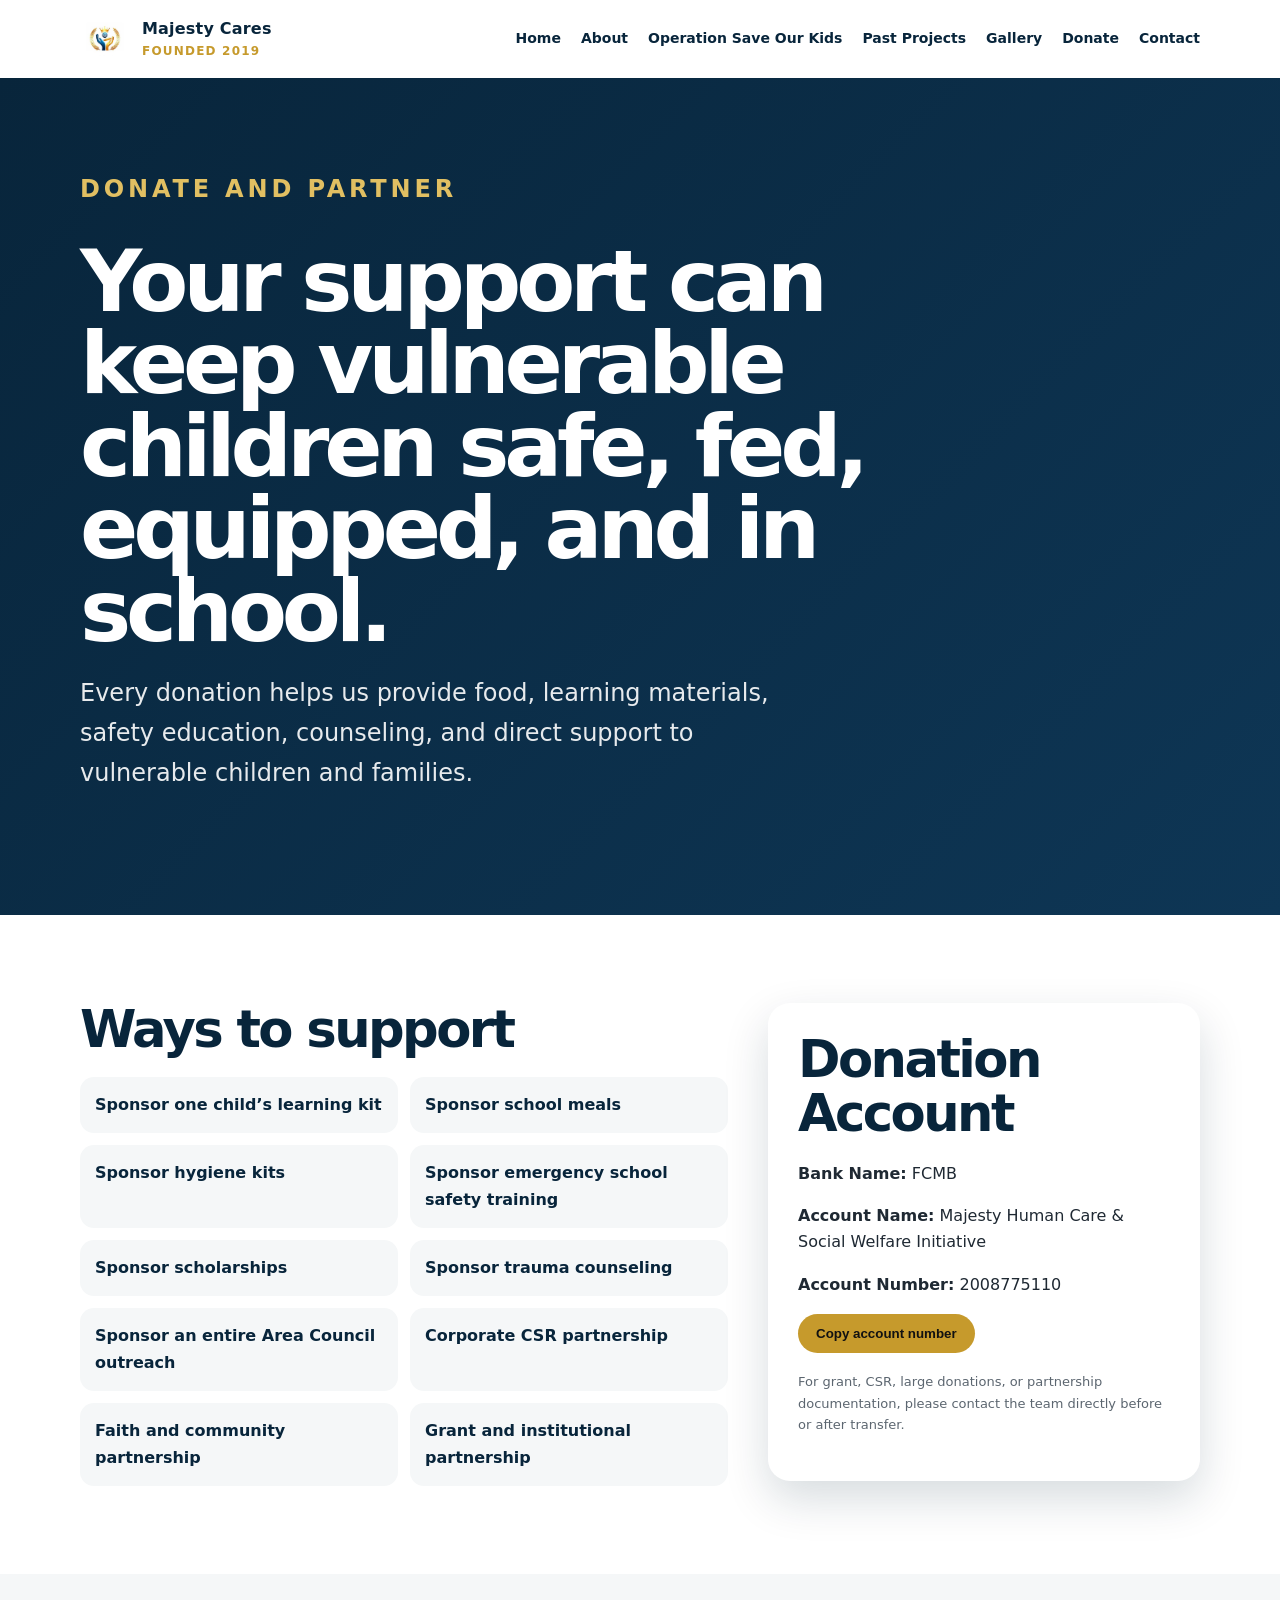
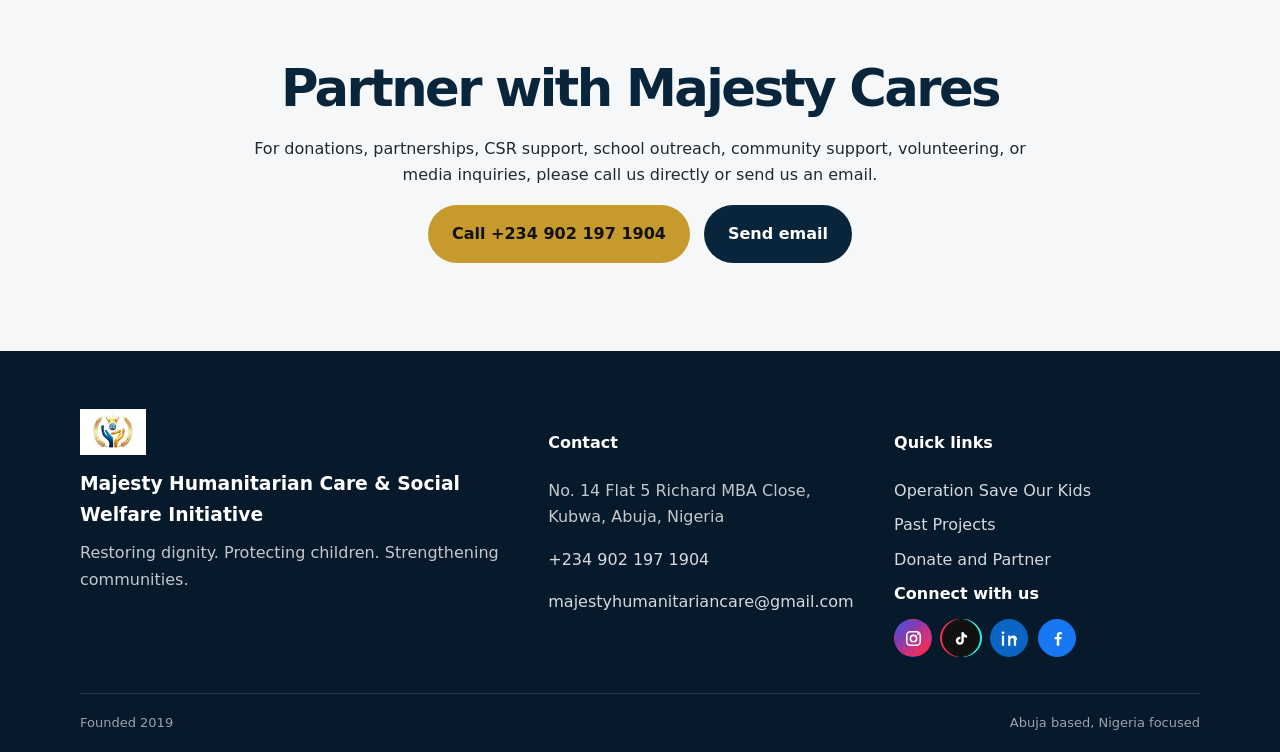
<file: donate.html>
<!doctype html>
<html lang="en">
<head>
  <meta charset="utf-8">
  <meta name="viewport" content="width=device-width, initial-scale=1">
  <title>Donate and Partner | Majesty Cares</title>
  <meta name="description" content="Donate to support children, school meals, learning kits, counseling, scholarships, and family support through Majesty Cares.">
  <meta property="og:title" content="Donate and Partner | Majesty Cares">
  <meta property="og:description" content="Donate to support children, school meals, learning kits, counseling, scholarships, and family support through Majesty Cares.">
  <meta property="og:image" content="assets/images/og-majesty-cares.jpg">
  <meta property="og:type" content="website">
  <link rel="icon" href="assets/images/logo.png">
  <link rel="stylesheet" href="assets/css/styles.css">
</head>
<body>

<header class="site-header" id="top">
  <div class="container header-inner">
    <a class="brand" href="index.html" aria-label="Majesty Cares home">
      <img src="assets/images/logo.png" alt="Majesty Humanitarian Care and Social Welfare Initiative logo">
      <span><strong>Majesty Cares</strong><small>Founded 2019</small></span>
    </a>
    <button class="nav-toggle" aria-expanded="false" aria-label="Open menu"><span></span><span></span><span></span></button>
    <nav class="main-nav" aria-label="Primary navigation">
      <a href="index.html">Home</a>
      <a href="about.html">About</a>
      <a href="operation-save-our-kids.html">Operation Save Our Kids</a>
      <a href="projects.html">Past Projects</a>
      <a href="gallery.html">Gallery</a>
      <a href="donate.html">Donate</a>
      <a href="contact.html">Contact</a>
    </nav>
  </div>
</header>

<main>

<section class="page-hero compact">
  <div class="container">
    <p class="eyebrow gold">Donate and Partner</p>
    <h1>Your support can keep vulnerable children safe, fed, equipped, and in school.</h1>
    <p>Every donation helps us provide food, learning materials, safety education, counseling, and direct support to vulnerable children and families.</p>
  </div>
</section>
<section class="section">
  <div class="container donate-grid big">
    <div>
      <h2>Ways to support</h2>
      <div class="support-list">
        <div>Sponsor one child’s learning kit</div>
        <div>Sponsor school meals</div>
        <div>Sponsor hygiene kits</div>
        <div>Sponsor emergency school safety training</div>
        <div>Sponsor scholarships</div>
        <div>Sponsor trauma counseling</div>
        <div>Sponsor an entire Area Council outreach</div>
        <div>Corporate CSR partnership</div>
        <div>Faith and community partnership</div>
        <div>Grant and institutional partnership</div>
      </div>
    </div>
    <div class="bank-card sticky-card">
      <h2>Donation Account</h2>
      <p><strong>Bank Name:</strong> FCMB</p>
      <p><strong>Account Name:</strong> Majesty Human Care & Social Welfare Initiative</p>
      <p><strong>Account Number:</strong> <span id="acct-donate">2008775110</span></p>
      <button class="copy-btn" data-copy="2008775110">Copy account number</button>
      <p class="small-note">For grant, CSR, large donations, or partnership documentation, please contact the team directly before or after transfer.</p>
    </div>
  </div>
</section>
<section class="section muted">
  <div class="container centered narrow">
    <h2>Partner with Majesty Cares</h2>
    <p>For donations, partnerships, CSR support, school outreach, community support, volunteering, or media inquiries, please call us directly or send us an email.</p>
    <div class="hero-actions centered-actions"><a class="btn btn-primary" href="tel:+2349021971904">Call +234 902 197 1904</a><a class="btn btn-secondary" href="mailto:majestyhumanitariancare@gmail.com">Send email</a></div>
  </div>
</section>

</main>

<footer class="site-footer">
  <div class="container footer-grid">
    <div>
      <img class="footer-logo" src="assets/images/logo.png" alt="Majesty Cares logo">
      <h3>Majesty Humanitarian Care & Social Welfare Initiative</h3>
      <p>Restoring dignity. Protecting children. Strengthening communities.</p>
    </div>
    <div>
      <h4>Contact</h4>
      <p>No. 14 Flat 5 Richard MBA Close, Kubwa, Abuja, Nigeria</p>
      <p><a href="tel:+2349021971904">+234 902 197 1904</a></p>
      <p><a href="mailto:majestyhumanitariancare@gmail.com">majestyhumanitariancare@gmail.com</a></p>
    </div>
    <div>
      <h4>Quick links</h4>
      <a href="operation-save-our-kids.html">Operation Save Our Kids</a>
      <a href="projects.html">Past Projects</a>
      <a href="donate.html">Donate and Partner</a>
      <div class="social-connect">
        <h4>Connect with us</h4>
        <div class="social-links" aria-label="Social media links">
          <a class="social-link instagram" href="https://www.instagram.com/majestycares" target="_blank" rel="noopener" aria-label="Instagram">
            <svg viewBox="0 0 24 24" aria-hidden="true"><rect x="3.5" y="3.5" width="17" height="17" rx="4.5" fill="none" stroke="currentColor" stroke-width="2"></rect><circle cx="12" cy="12" r="4" fill="none" stroke="currentColor" stroke-width="2"></circle><circle cx="17.5" cy="6.5" r="1.2" fill="currentColor" stroke="none"></circle></svg>
          </a>
          <a class="social-link tiktok" href="https://www.tiktok.com/@majestycares" target="_blank" rel="noopener" aria-label="TikTok">
            <svg viewBox="0 0 24 24" aria-hidden="true"><path d="M15 4c.4 2.2 1.7 3.6 4 3.8v3.1c-1.5 0-2.8-.4-4-1.2v5.2a5.1 5.1 0 1 1-4.4-5.1v3.2a2 2 0 1 0 1.3 1.9V4H15Z"></path></svg>
          </a>
          <a class="social-link linkedin" href="https://www.linkedin.com/company/majesty-humanitarian-care-social-welfare-initiative/" target="_blank" rel="noopener" aria-label="LinkedIn">
            <svg viewBox="0 0 24 24" aria-hidden="true"><path d="M5.2 8.3H2.4V21h2.8V8.3ZM3.8 3A1.7 1.7 0 1 0 3.8 6.4 1.7 1.7 0 0 0 3.8 3ZM21.6 13.7c0-3.8-2-5.6-4.7-5.6-2.2 0-3.2 1.2-3.8 2v-1.8h-2.8V21h2.8v-6.3c0-1.7.3-3.3 2.4-3.3 2 0 2 1.9 2 3.4V21h2.8l.1-7.3Z"></path></svg>
          </a>
          <a class="social-link facebook" href="https://www.facebook.com/share/1Fbgy3PuV8/" target="_blank" rel="noopener" aria-label="Facebook">
            <svg viewBox="0 0 24 24" aria-hidden="true"><path d="M14.2 21v-8h2.7l.4-3h-3.1V8.1c0-.9.3-1.5 1.6-1.5h1.7V3.9c-.3 0-1.3-.1-2.4-.1-2.4 0-4 1.5-4 4.1V10H8.4v3h2.7v8h3.1Z"></path></svg>
          </a>
        </div>
      </div>
    </div>
  </div>
  <div class="container footer-bottom">
    <span>Founded 2019</span>
    <span>Abuja based, Nigeria focused</span>
  </div>
</footer>

<script src="assets/js/main.js"></script>
</body>
</html>
</file>
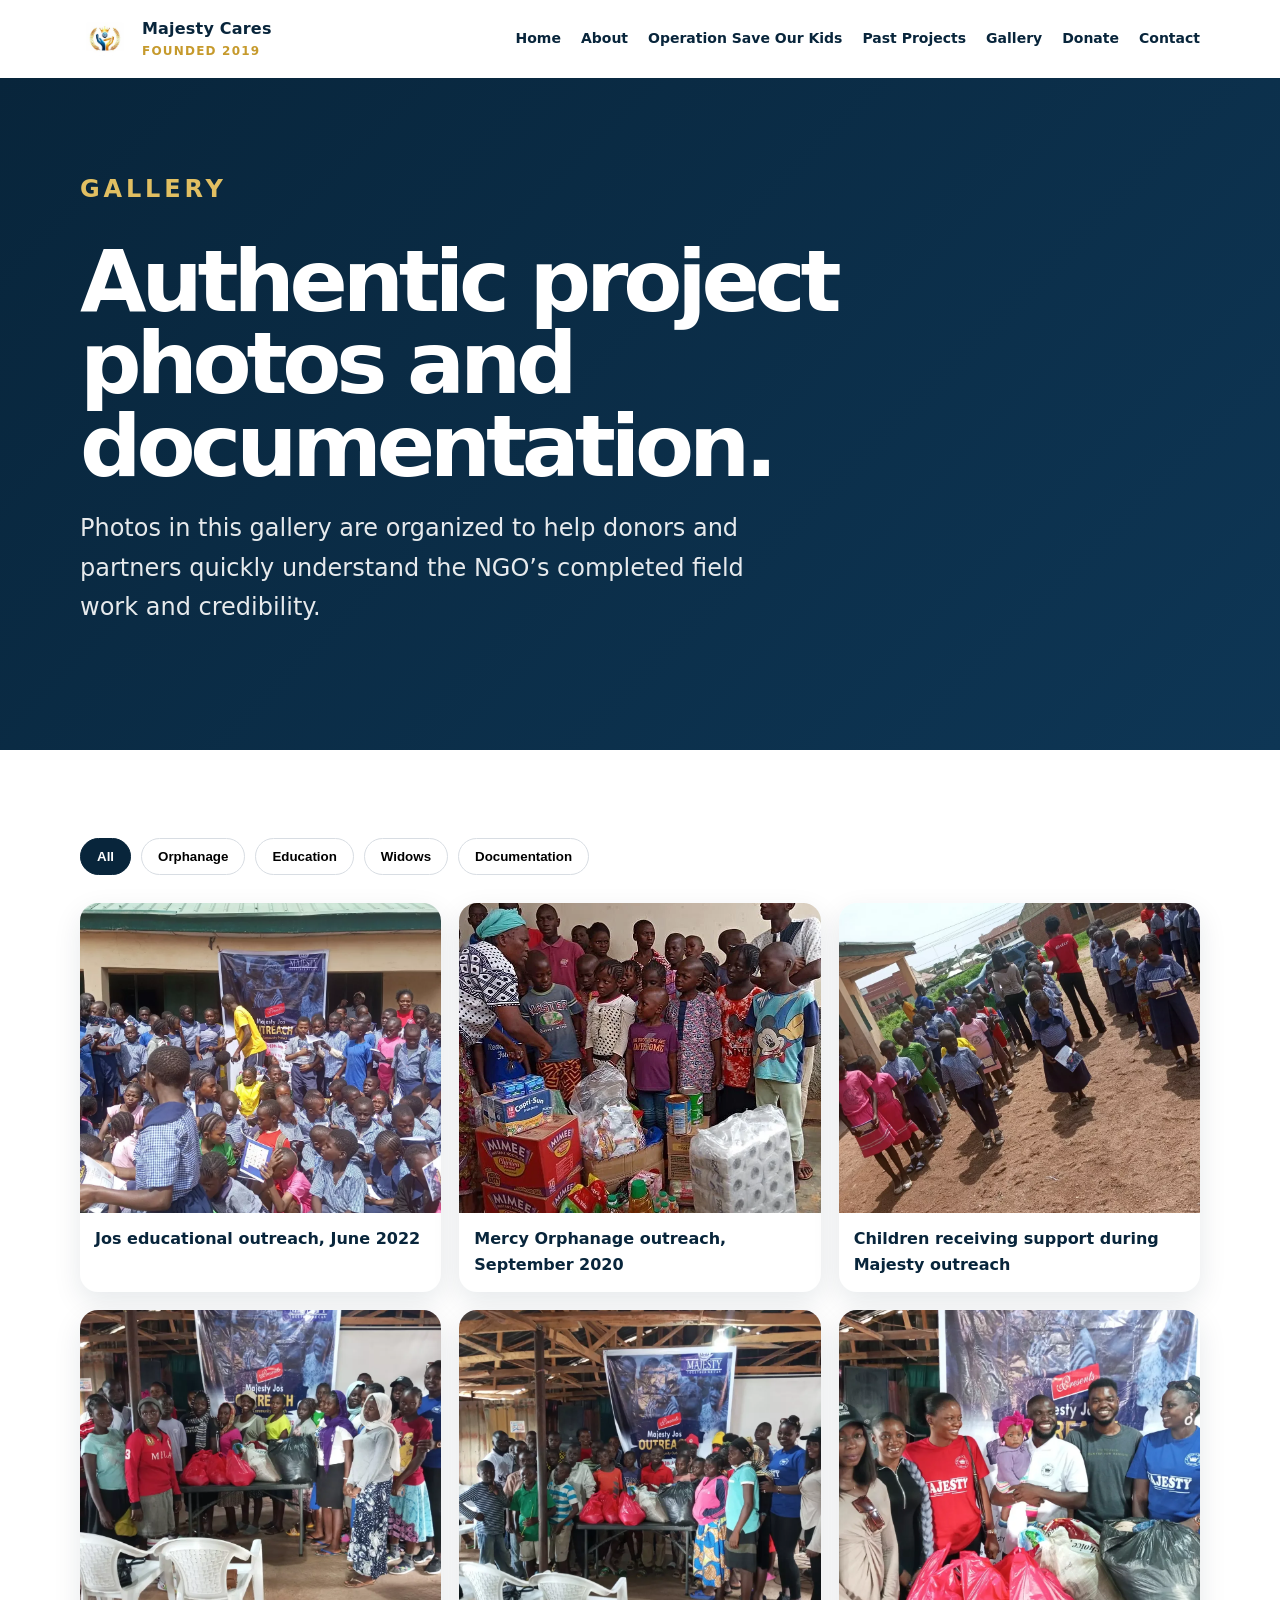
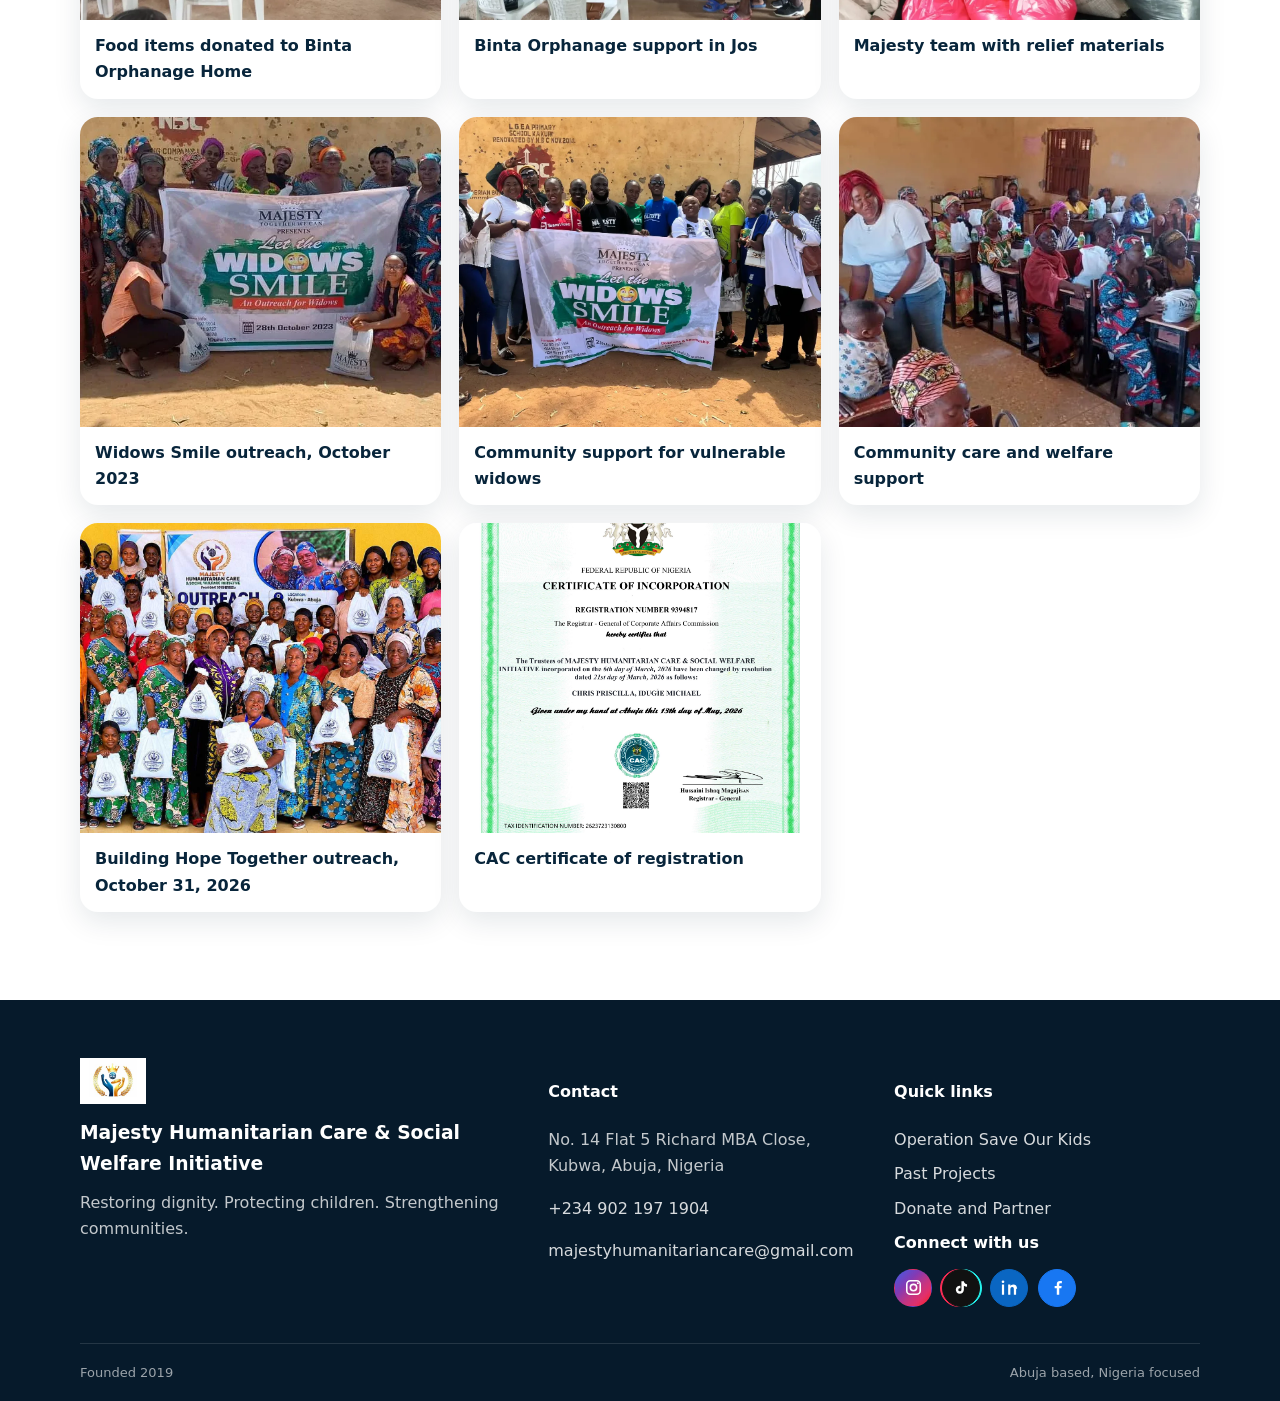
<file: gallery.html>
<!doctype html>
<html lang="en">
<head>
  <meta charset="utf-8">
  <meta name="viewport" content="width=device-width, initial-scale=1">
  <title>Gallery | Majesty Cares Project Photos</title>
  <meta name="description" content="Authentic project photos, completed outreach documentation, and CAC registration evidence from Majesty Humanitarian Care and Social Welfare Initiative.">
  <meta property="og:title" content="Gallery | Majesty Cares Project Photos">
  <meta property="og:description" content="Authentic project photos, completed outreach documentation, and CAC registration evidence from Majesty Humanitarian Care and Social Welfare Initiative.">
  <meta property="og:image" content="assets/images/og-majesty-cares.jpg">
  <meta property="og:type" content="website">
  <link rel="icon" href="assets/images/logo.png">
  <link rel="stylesheet" href="assets/css/styles.css">
</head>
<body>

<header class="site-header" id="top">
  <div class="container header-inner">
    <a class="brand" href="index.html" aria-label="Majesty Cares home">
      <img src="assets/images/logo.png" alt="Majesty Humanitarian Care and Social Welfare Initiative logo">
      <span><strong>Majesty Cares</strong><small>Founded 2019</small></span>
    </a>
    <button class="nav-toggle" aria-expanded="false" aria-label="Open menu"><span></span><span></span><span></span></button>
    <nav class="main-nav" aria-label="Primary navigation">
      <a href="index.html">Home</a>
      <a href="about.html">About</a>
      <a href="operation-save-our-kids.html">Operation Save Our Kids</a>
      <a href="projects.html">Past Projects</a>
      <a href="gallery.html">Gallery</a>
      <a href="donate.html">Donate</a>
      <a href="contact.html">Contact</a>
    </nav>
  </div>
</header>

<main>

<section class="page-hero compact">
  <div class="container">
    <p class="eyebrow gold">Gallery</p>
    <h1>Authentic project photos and documentation.</h1>
    <p>Photos in this gallery are organized to help donors and partners quickly understand the NGO’s completed field work and credibility.</p>
  </div>
</section>
<section class="section">
  <div class="container">
    <div class="gallery-filters" aria-label="Gallery filters">
      <button class="active" data-filter="all">All</button>
      <button data-filter="orphanage">Orphanage</button>
      <button data-filter="education">Education</button>
      <button data-filter="widows">Widows</button>
      <button data-filter="legal">Documentation</button>
    </div>
    <div class="gallery-grid">
      <figure data-category="education"><img src="assets/images/hero-school-outreach.webp" alt="Jos educational outreach"><figcaption>Jos educational outreach, June 2022</figcaption></figure>
      <figure data-category="orphanage"><img src="assets/images/mercy-orphanage-food-support.webp" alt="Mercy Orphanage food support"><figcaption>Mercy Orphanage outreach, September 2020</figcaption></figure>
      <figure data-category="orphanage"><img src="assets/images/mercy-orphanage-children.webp" alt="Children during Mercy outreach"><figcaption>Children receiving support during Majesty outreach</figcaption></figure>
      <figure data-category="orphanage"><img src="assets/images/jos-binta-orphanage-1.webp" alt="Binta Orphanage Home Jos"><figcaption>Food items donated to Binta Orphanage Home</figcaption></figure>
      <figure data-category="orphanage"><img src="assets/images/jos-binta-orphanage-2.webp" alt="Binta Orphanage Home group support"><figcaption>Binta Orphanage support in Jos</figcaption></figure>
      <figure data-category="education"><img src="assets/images/jos-team-with-relief-items.webp" alt="Majesty team with relief items"><figcaption>Majesty team with relief materials</figcaption></figure>
      <figure data-category="widows"><img src="assets/images/widows-smile-banner.webp" alt="Widows Smile outreach"><figcaption>Widows Smile outreach, October 2023</figcaption></figure>
      <figure data-category="widows"><img src="assets/images/widows-smile-group.webp" alt="Widows Smile group photo"><figcaption>Community support for vulnerable widows</figcaption></figure>
      <figure data-category="widows"><img src="assets/images/widows-classroom-support.webp" alt="Women gathered during community support"><figcaption>Community care and welfare support</figcaption></figure>
      <figure data-category="widows"><img src="assets/images/widows-outreach-october-31-2026.jpg" alt="Women holding care packages after the Building Hope Together outreach on 31 October 2026"><figcaption>Building Hope Together outreach, October 31, 2026</figcaption></figure>
      <figure data-category="legal"><img src="assets/images/cac-certificate.jpg" alt="Majesty Humanitarian Care and Social Welfare Initiative CAC certificate of registration"><figcaption>CAC certificate of registration</figcaption></figure>
    </div>
  </div>
</section>

</main>

<footer class="site-footer">
  <div class="container footer-grid">
    <div>
      <img class="footer-logo" src="assets/images/logo.png" alt="Majesty Cares logo">
      <h3>Majesty Humanitarian Care & Social Welfare Initiative</h3>
      <p>Restoring dignity. Protecting children. Strengthening communities.</p>
    </div>
    <div>
      <h4>Contact</h4>
      <p>No. 14 Flat 5 Richard MBA Close, Kubwa, Abuja, Nigeria</p>
      <p><a href="tel:+2349021971904">+234 902 197 1904</a></p>
      <p><a href="mailto:majestyhumanitariancare@gmail.com">majestyhumanitariancare@gmail.com</a></p>
    </div>
    <div>
      <h4>Quick links</h4>
      <a href="operation-save-our-kids.html">Operation Save Our Kids</a>
      <a href="projects.html">Past Projects</a>
      <a href="donate.html">Donate and Partner</a>
      <div class="social-connect">
        <h4>Connect with us</h4>
        <div class="social-links" aria-label="Social media links">
          <a class="social-link instagram" href="https://www.instagram.com/majestycares" target="_blank" rel="noopener" aria-label="Instagram">
            <svg viewBox="0 0 24 24" aria-hidden="true"><rect x="3.5" y="3.5" width="17" height="17" rx="4.5" fill="none" stroke="currentColor" stroke-width="2"></rect><circle cx="12" cy="12" r="4" fill="none" stroke="currentColor" stroke-width="2"></circle><circle cx="17.5" cy="6.5" r="1.2" fill="currentColor" stroke="none"></circle></svg>
          </a>
          <a class="social-link tiktok" href="https://www.tiktok.com/@majestycares" target="_blank" rel="noopener" aria-label="TikTok">
            <svg viewBox="0 0 24 24" aria-hidden="true"><path d="M15 4c.4 2.2 1.7 3.6 4 3.8v3.1c-1.5 0-2.8-.4-4-1.2v5.2a5.1 5.1 0 1 1-4.4-5.1v3.2a2 2 0 1 0 1.3 1.9V4H15Z"></path></svg>
          </a>
          <a class="social-link linkedin" href="https://www.linkedin.com/company/majesty-humanitarian-care-social-welfare-initiative/" target="_blank" rel="noopener" aria-label="LinkedIn">
            <svg viewBox="0 0 24 24" aria-hidden="true"><path d="M5.2 8.3H2.4V21h2.8V8.3ZM3.8 3A1.7 1.7 0 1 0 3.8 6.4 1.7 1.7 0 0 0 3.8 3ZM21.6 13.7c0-3.8-2-5.6-4.7-5.6-2.2 0-3.2 1.2-3.8 2v-1.8h-2.8V21h2.8v-6.3c0-1.7.3-3.3 2.4-3.3 2 0 2 1.9 2 3.4V21h2.8l.1-7.3Z"></path></svg>
          </a>
          <a class="social-link facebook" href="https://www.facebook.com/share/1Fbgy3PuV8/" target="_blank" rel="noopener" aria-label="Facebook">
            <svg viewBox="0 0 24 24" aria-hidden="true"><path d="M14.2 21v-8h2.7l.4-3h-3.1V8.1c0-.9.3-1.5 1.6-1.5h1.7V3.9c-.3 0-1.3-.1-2.4-.1-2.4 0-4 1.5-4 4.1V10H8.4v3h2.7v8h3.1Z"></path></svg>
          </a>
        </div>
      </div>
    </div>
  </div>
  <div class="container footer-bottom">
    <span>Founded 2019</span>
    <span>Abuja based, Nigeria focused</span>
  </div>
</footer>

<script src="assets/js/main.js"></script>
</body>
</html>
</file>
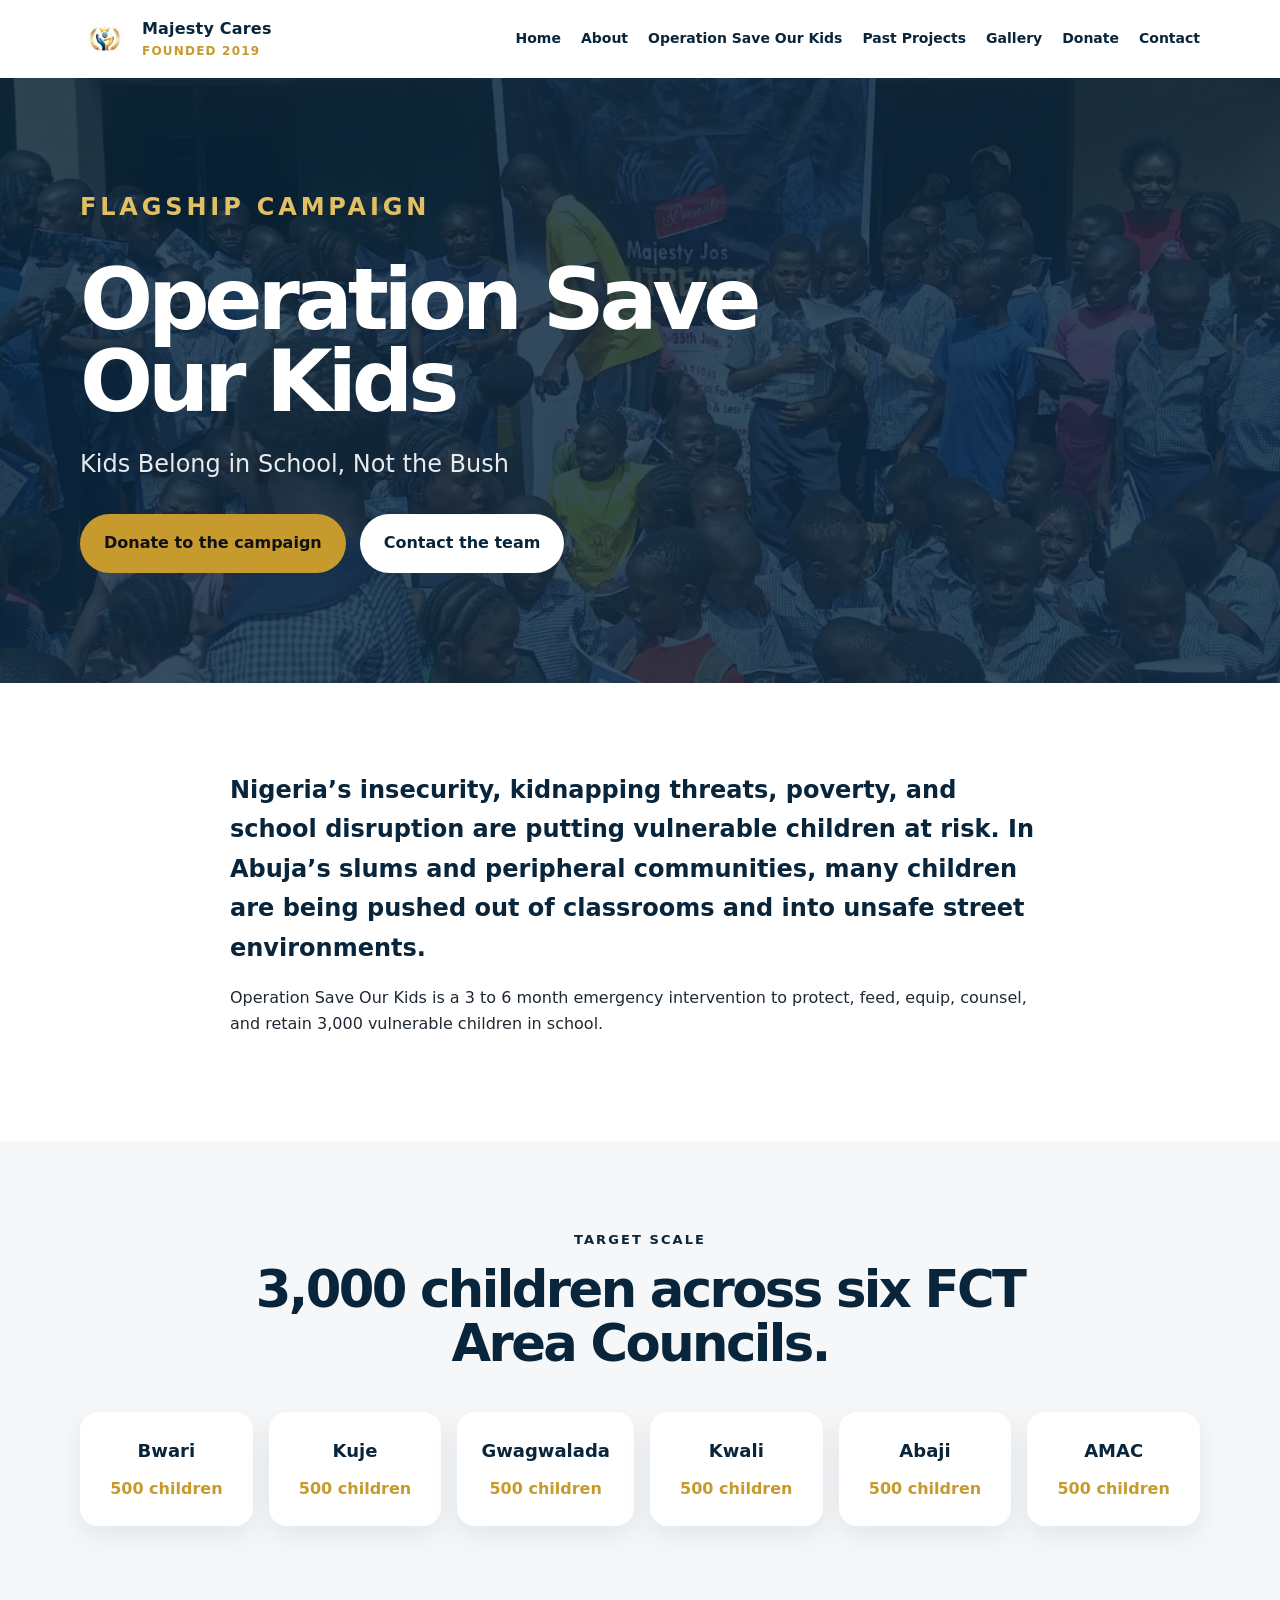
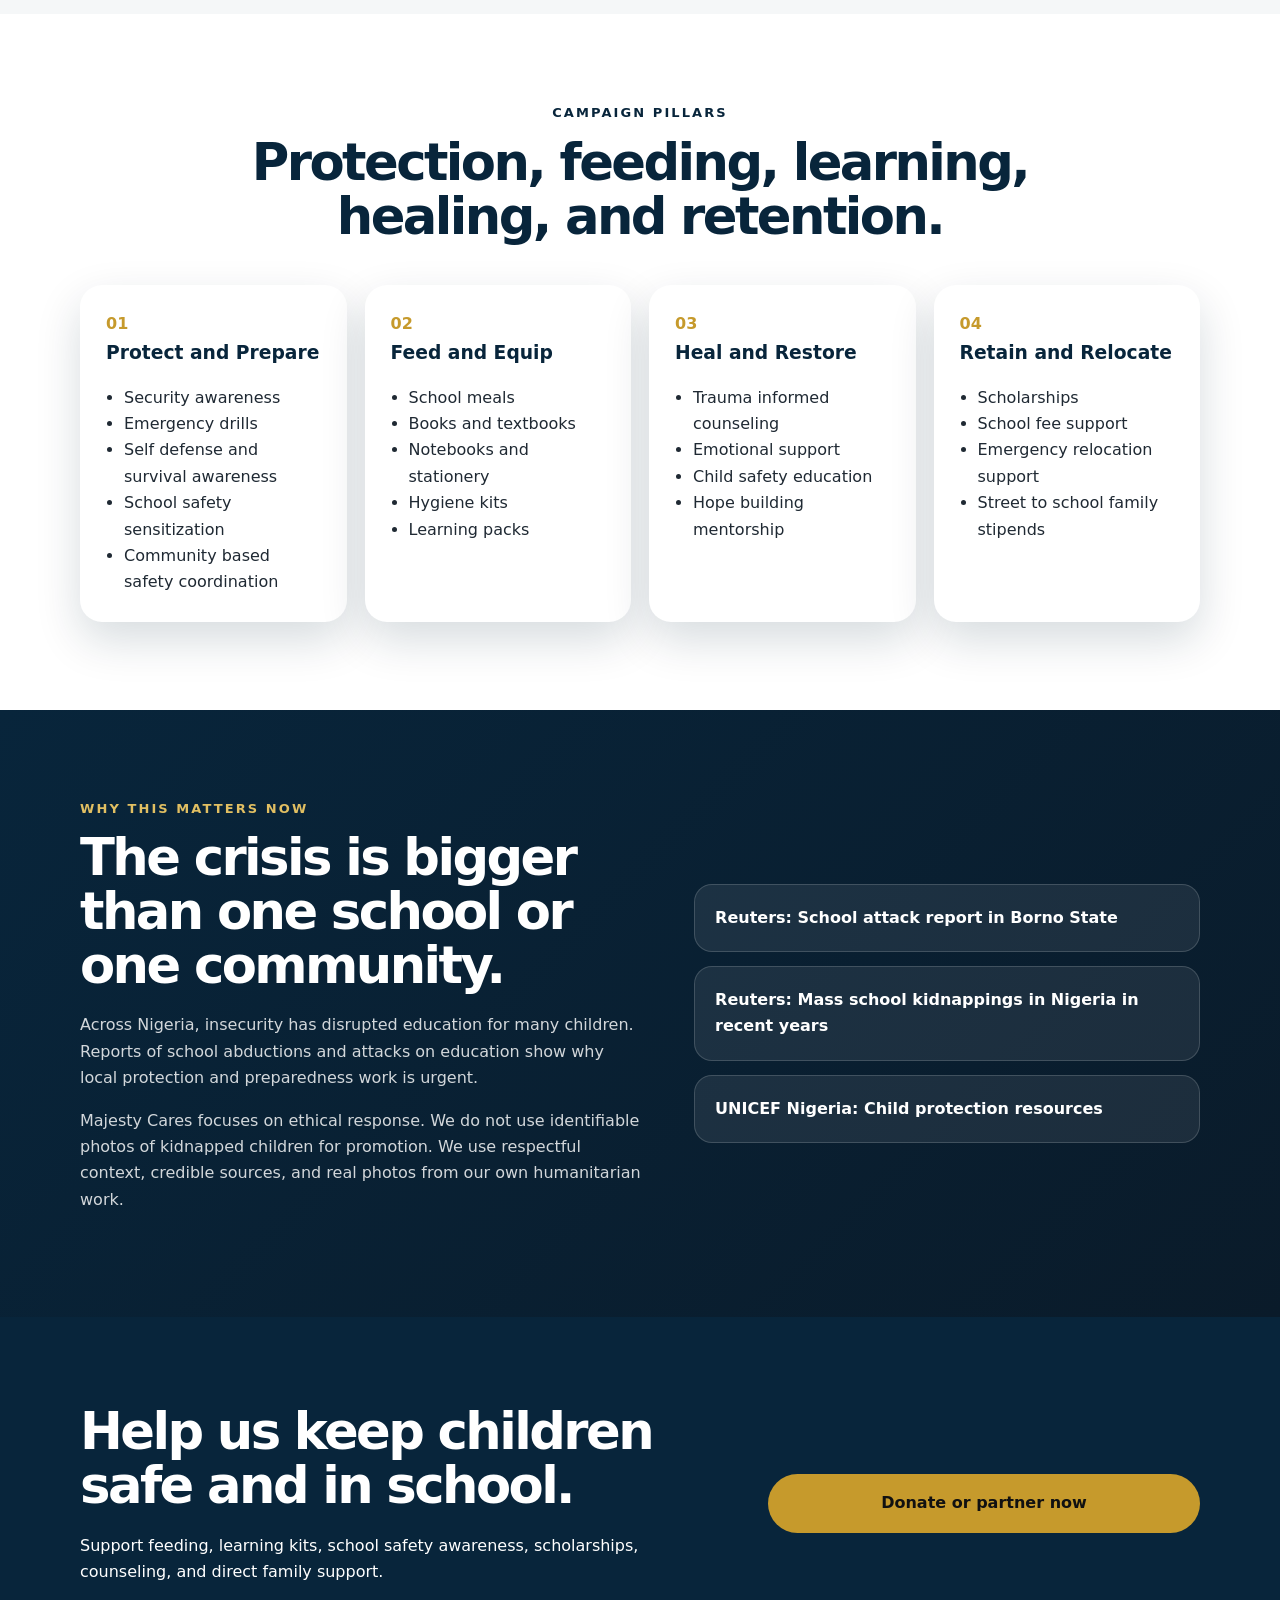
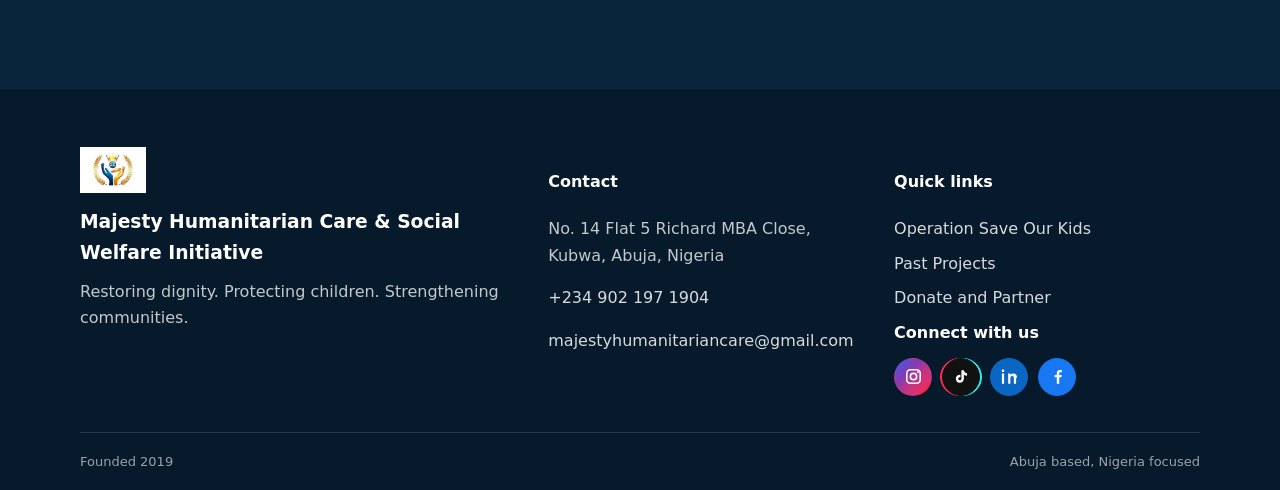
<file: operation-save-our-kids.html>
<!doctype html>
<html lang="en">
<head>
  <meta charset="utf-8">
  <meta name="viewport" content="width=device-width, initial-scale=1">
  <title>Operation Save Our Kids | Kids Belong in School, Not the Bush</title>
  <meta name="description" content="A 3 to 6 month emergency child protection and educational continuity campaign for vulnerable children in Abuja.">
  <meta property="og:title" content="Operation Save Our Kids | Kids Belong in School, Not the Bush">
  <meta property="og:description" content="A 3 to 6 month emergency child protection and educational continuity campaign for vulnerable children in Abuja.">
  <meta property="og:image" content="assets/images/og-majesty-cares.jpg">
  <meta property="og:type" content="website">
  <link rel="icon" href="assets/images/logo.png">
  <link rel="stylesheet" href="assets/css/styles.css">
</head>
<body>

<header class="site-header" id="top">
  <div class="container header-inner">
    <a class="brand" href="index.html" aria-label="Majesty Cares home">
      <img src="assets/images/logo.png" alt="Majesty Humanitarian Care and Social Welfare Initiative logo">
      <span><strong>Majesty Cares</strong><small>Founded 2019</small></span>
    </a>
    <button class="nav-toggle" aria-expanded="false" aria-label="Open menu"><span></span><span></span><span></span></button>
    <nav class="main-nav" aria-label="Primary navigation">
      <a href="index.html">Home</a>
      <a href="about.html">About</a>
      <a href="operation-save-our-kids.html">Operation Save Our Kids</a>
      <a href="projects.html">Past Projects</a>
      <a href="gallery.html">Gallery</a>
      <a href="donate.html">Donate</a>
      <a href="contact.html">Contact</a>
    </nav>
  </div>
</header>

<main>

<section class="page-hero operation-hero">
  <div class="container">
    <p class="eyebrow gold">Flagship Campaign</p>
    <h1>Operation Save Our Kids</h1>
    <p>Kids Belong in School, Not the Bush</p>
    <div class="hero-actions"><a class="btn btn-primary" href="donate.html">Donate to the campaign</a><a class="btn btn-light" href="contact.html">Contact the team</a></div>
  </div>
</section>
<section class="section">
  <div class="container narrow">
    <p class="large-text">Nigeria’s insecurity, kidnapping threats, poverty, and school disruption are putting vulnerable children at risk. In Abuja’s slums and peripheral communities, many children are being pushed out of classrooms and into unsafe street environments.</p>
    <p>Operation Save Our Kids is a 3 to 6 month emergency intervention to protect, feed, equip, counsel, and retain 3,000 vulnerable children in school.</p>
  </div>
</section>
<section class="section muted">
  <div class="container">
    <div class="section-heading centered">
      <p class="eyebrow navy">Target Scale</p>
      <h2>3,000 children across six FCT Area Councils.</h2>
    </div>
    <div class="area-grid">
      <div><h3>Bwari</h3><p>500 children</p></div>
      <div><h3>Kuje</h3><p>500 children</p></div>
      <div><h3>Gwagwalada</h3><p>500 children</p></div>
      <div><h3>Kwali</h3><p>500 children</p></div>
      <div><h3>Abaji</h3><p>500 children</p></div>
      <div><h3>AMAC</h3><p>500 children</p></div>
    </div>
  </div>
</section>
<section class="section">
  <div class="container">
    <div class="section-heading centered">
      <p class="eyebrow navy">Campaign Pillars</p>
      <h2>Protection, feeding, learning, healing, and retention.</h2>
    </div>
    <div class="pillar-grid">
      <div class="pillar-card"><span>01</span><h3>Protect and Prepare</h3><ul><li>Security awareness</li><li>Emergency drills</li><li>Self defense and survival awareness</li><li>School safety sensitization</li><li>Community based safety coordination</li></ul></div>
      <div class="pillar-card"><span>02</span><h3>Feed and Equip</h3><ul><li>School meals</li><li>Books and textbooks</li><li>Notebooks and stationery</li><li>Hygiene kits</li><li>Learning packs</li></ul></div>
      <div class="pillar-card"><span>03</span><h3>Heal and Restore</h3><ul><li>Trauma informed counseling</li><li>Emotional support</li><li>Child safety education</li><li>Hope building mentorship</li></ul></div>
      <div class="pillar-card"><span>04</span><h3>Retain and Relocate</h3><ul><li>Scholarships</li><li>School fee support</li><li>Emergency relocation support</li><li>Street to school family stipends</li></ul></div>
    </div>
  </div>
</section>
<section class="section crisis-section">
  <div class="container split-grid">
    <div>
      <p class="eyebrow gold">Why This Matters Now</p>
      <h2>The crisis is bigger than one school or one community.</h2>
      <p>Across Nigeria, insecurity has disrupted education for many children. Reports of school abductions and attacks on education show why local protection and preparedness work is urgent.</p>
      <p>Majesty Cares focuses on ethical response. We do not use identifiable photos of kidnapped children for promotion. We use respectful context, credible sources, and real photos from our own humanitarian work.</p>
    </div>
    <div class="news-stack">
      <a href="https://www.reuters.com/world/africa/forty-two-pupils-missing-after-nigeria-school-attack-lawmaker-says-2026-05-16/" target="_blank" rel="noopener">Reuters: School attack report in Borno State</a>
      <a href="https://www.reuters.com/world/africa/mass-school-kidnappings-nigeria-recent-years-2025-11-24/" target="_blank" rel="noopener">Reuters: Mass school kidnappings in Nigeria in recent years</a>
      <a href="https://www.unicef.org/nigeria/child-protection" target="_blank" rel="noopener">UNICEF Nigeria: Child protection resources</a>
    </div>
  </div>
</section>
<section class="section donate-strip">
  <div class="container donate-grid">
    <div>
      <h2>Help us keep children safe and in school.</h2>
      <p>Support feeding, learning kits, school safety awareness, scholarships, counseling, and direct family support.</p>
    </div>
    <a class="btn btn-primary" href="donate.html">Donate or partner now</a>
  </div>
</section>

</main>

<footer class="site-footer">
  <div class="container footer-grid">
    <div>
      <img class="footer-logo" src="assets/images/logo.png" alt="Majesty Cares logo">
      <h3>Majesty Humanitarian Care & Social Welfare Initiative</h3>
      <p>Restoring dignity. Protecting children. Strengthening communities.</p>
    </div>
    <div>
      <h4>Contact</h4>
      <p>No. 14 Flat 5 Richard MBA Close, Kubwa, Abuja, Nigeria</p>
      <p><a href="tel:+2349021971904">+234 902 197 1904</a></p>
      <p><a href="mailto:majestyhumanitariancare@gmail.com">majestyhumanitariancare@gmail.com</a></p>
    </div>
    <div>
      <h4>Quick links</h4>
      <a href="operation-save-our-kids.html">Operation Save Our Kids</a>
      <a href="projects.html">Past Projects</a>
      <a href="donate.html">Donate and Partner</a>
      <div class="social-connect">
        <h4>Connect with us</h4>
        <div class="social-links" aria-label="Social media links">
          <a class="social-link instagram" href="https://www.instagram.com/majestycares" target="_blank" rel="noopener" aria-label="Instagram">
            <svg viewBox="0 0 24 24" aria-hidden="true"><rect x="3.5" y="3.5" width="17" height="17" rx="4.5" fill="none" stroke="currentColor" stroke-width="2"></rect><circle cx="12" cy="12" r="4" fill="none" stroke="currentColor" stroke-width="2"></circle><circle cx="17.5" cy="6.5" r="1.2" fill="currentColor" stroke="none"></circle></svg>
          </a>
          <a class="social-link tiktok" href="https://www.tiktok.com/@majestycares" target="_blank" rel="noopener" aria-label="TikTok">
            <svg viewBox="0 0 24 24" aria-hidden="true"><path d="M15 4c.4 2.2 1.7 3.6 4 3.8v3.1c-1.5 0-2.8-.4-4-1.2v5.2a5.1 5.1 0 1 1-4.4-5.1v3.2a2 2 0 1 0 1.3 1.9V4H15Z"></path></svg>
          </a>
          <a class="social-link linkedin" href="https://www.linkedin.com/company/majesty-humanitarian-care-social-welfare-initiative/" target="_blank" rel="noopener" aria-label="LinkedIn">
            <svg viewBox="0 0 24 24" aria-hidden="true"><path d="M5.2 8.3H2.4V21h2.8V8.3ZM3.8 3A1.7 1.7 0 1 0 3.8 6.4 1.7 1.7 0 0 0 3.8 3ZM21.6 13.7c0-3.8-2-5.6-4.7-5.6-2.2 0-3.2 1.2-3.8 2v-1.8h-2.8V21h2.8v-6.3c0-1.7.3-3.3 2.4-3.3 2 0 2 1.9 2 3.4V21h2.8l.1-7.3Z"></path></svg>
          </a>
          <a class="social-link facebook" href="https://www.facebook.com/share/1Fbgy3PuV8/" target="_blank" rel="noopener" aria-label="Facebook">
            <svg viewBox="0 0 24 24" aria-hidden="true"><path d="M14.2 21v-8h2.7l.4-3h-3.1V8.1c0-.9.3-1.5 1.6-1.5h1.7V3.9c-.3 0-1.3-.1-2.4-.1-2.4 0-4 1.5-4 4.1V10H8.4v3h2.7v8h3.1Z"></path></svg>
          </a>
        </div>
      </div>
    </div>
  </div>
  <div class="container footer-bottom">
    <span>Founded 2019</span>
    <span>Abuja based, Nigeria focused</span>
  </div>
</footer>

<script src="assets/js/main.js"></script>
</body>
</html>
</file>
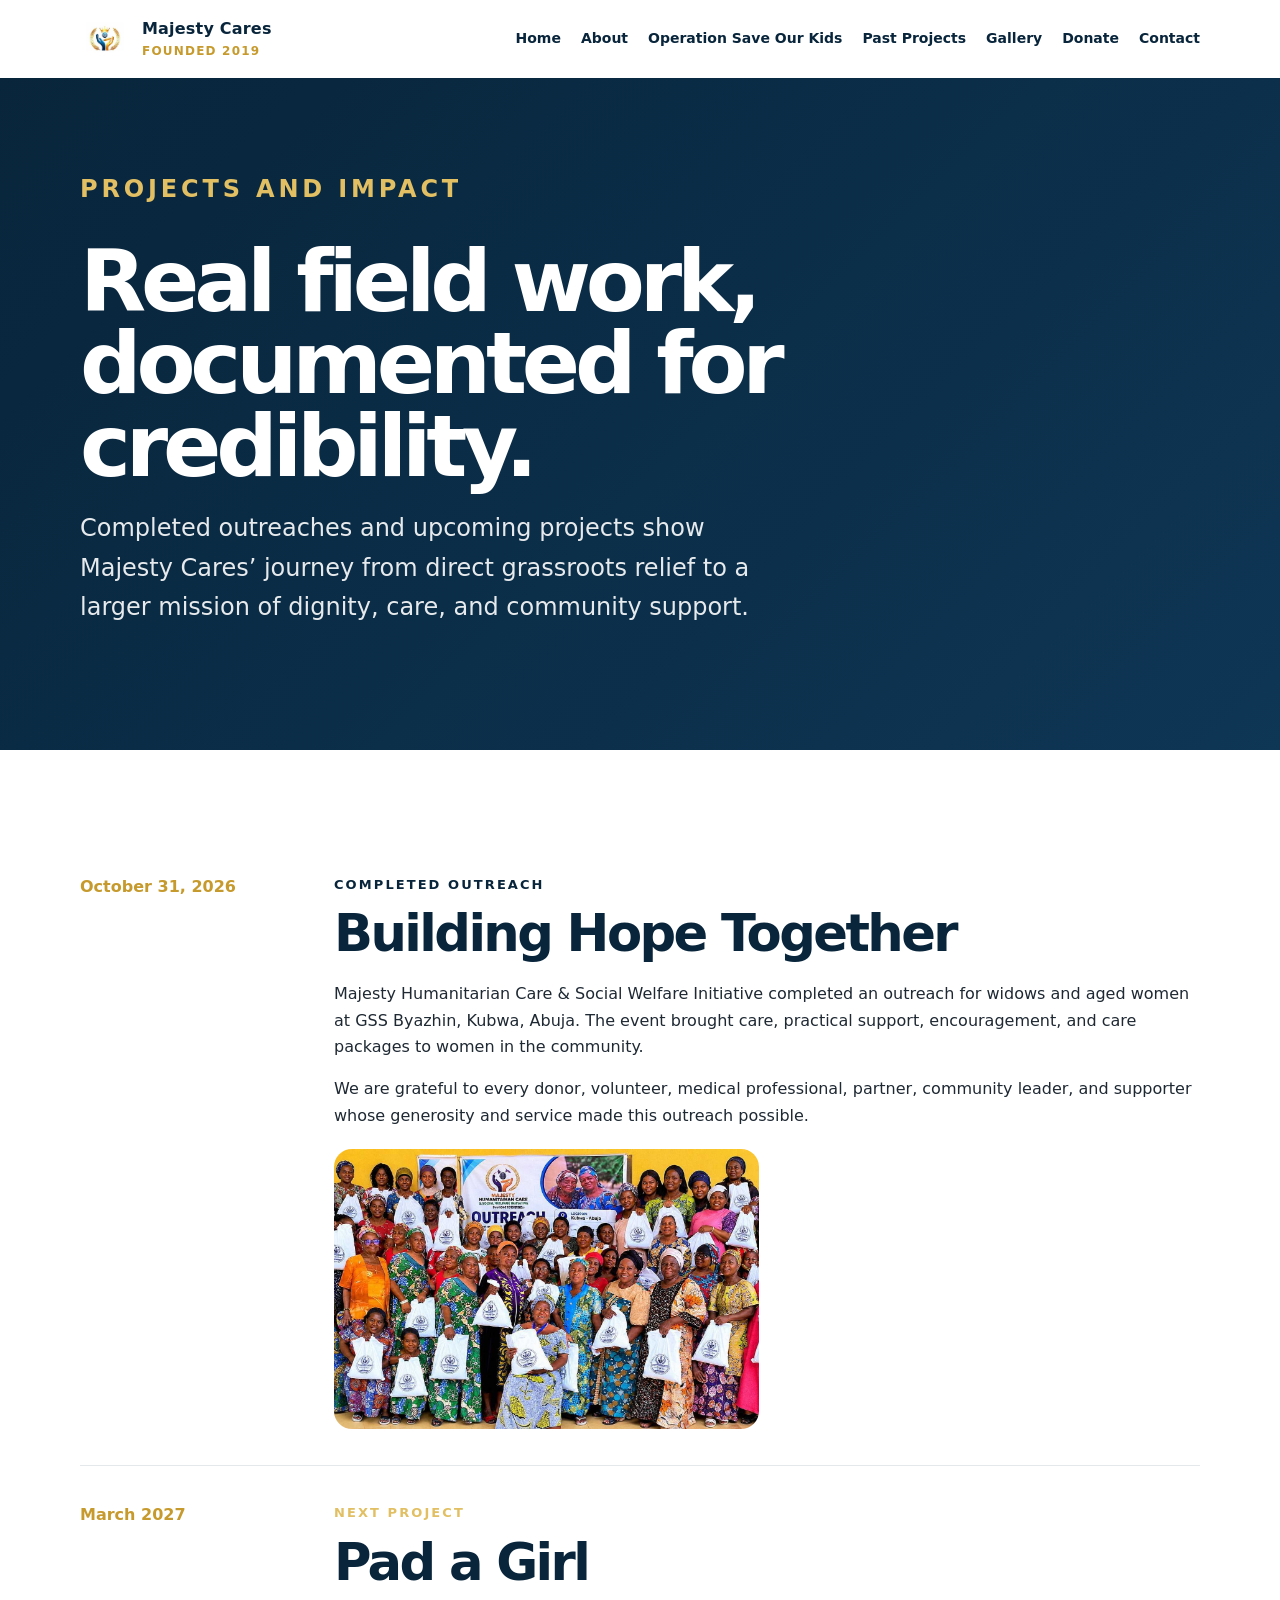
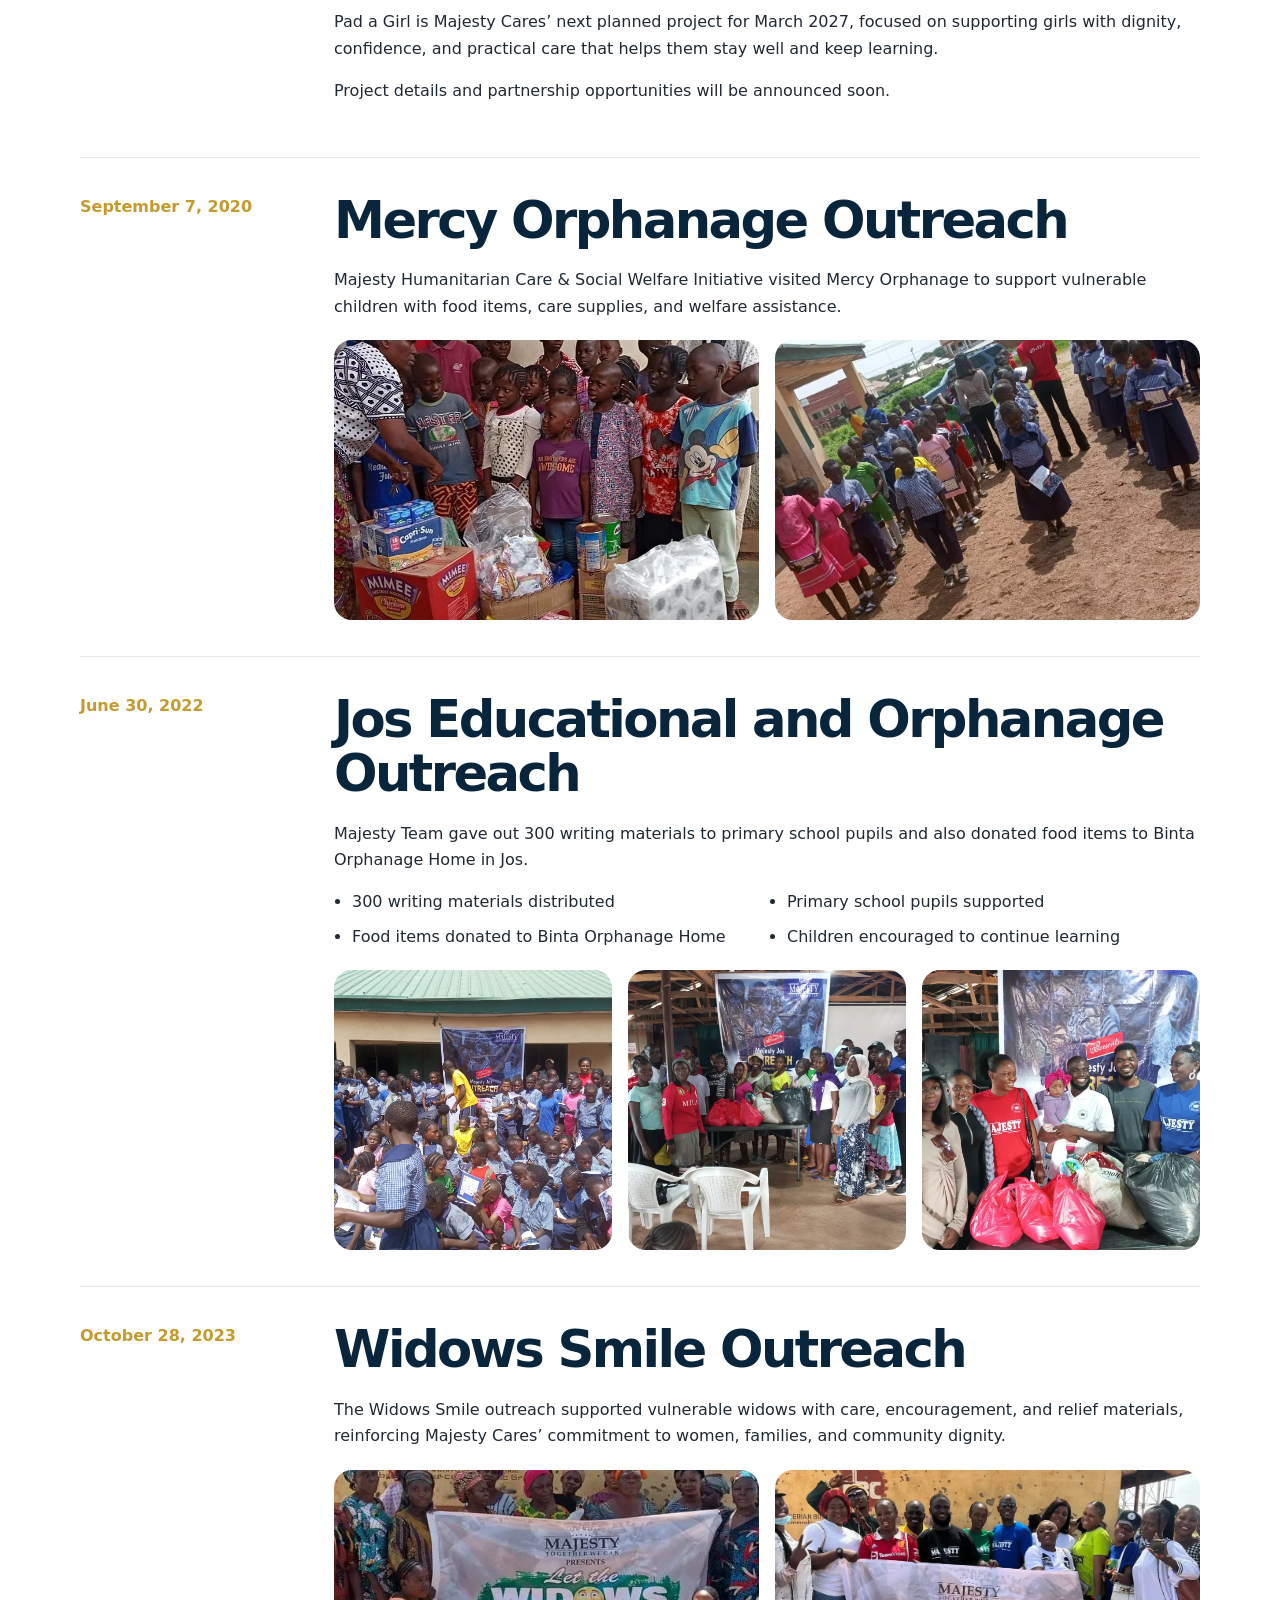
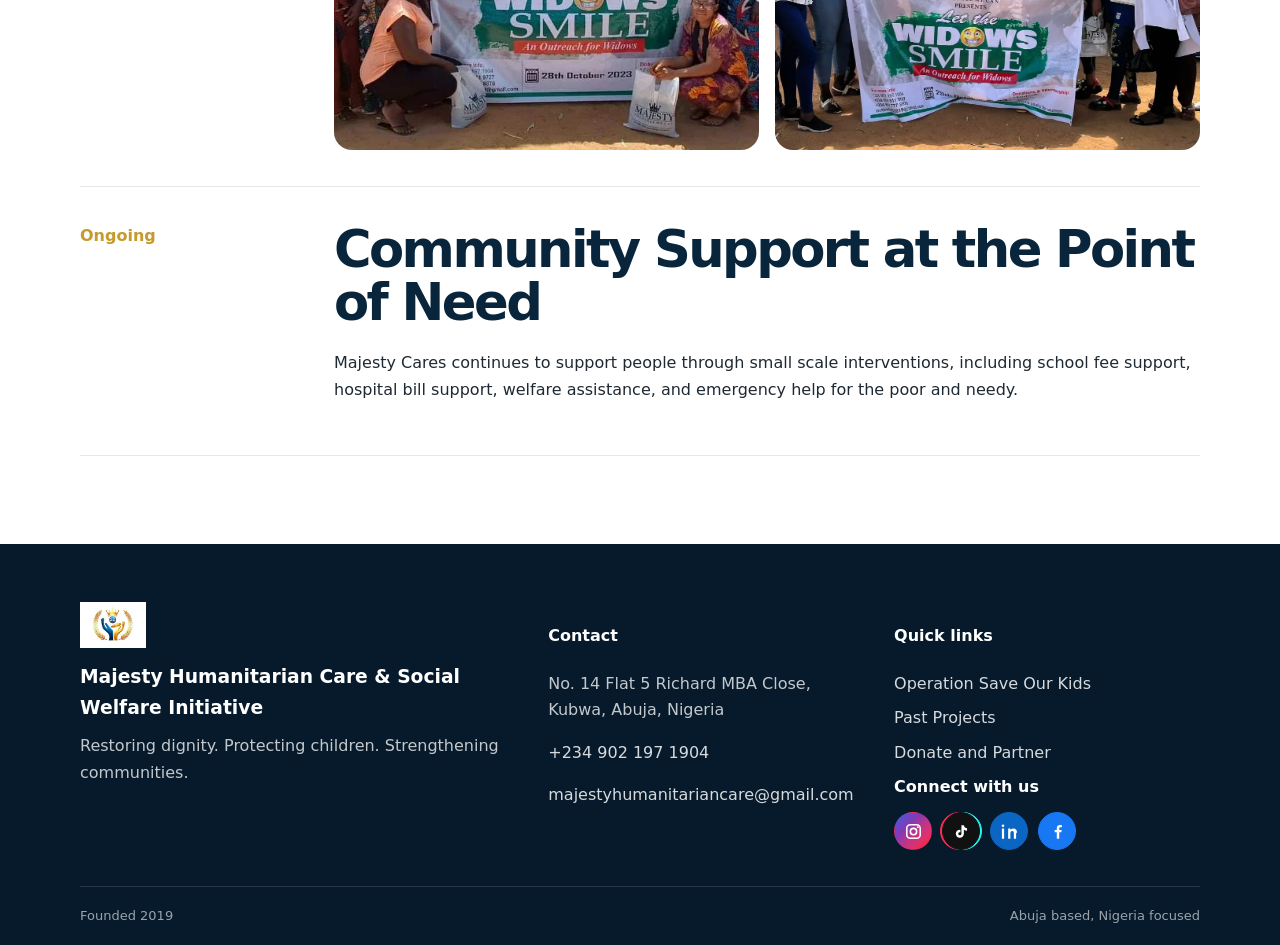
<file: projects.html>
<!doctype html>
<html lang="en">
<head>
  <meta charset="utf-8">
  <meta name="viewport" content="width=device-width, initial-scale=1">
  <title>Past Projects | Majesty Cares</title>
  <meta name="description" content="Explore completed Majesty Cares outreaches and the planned March 2027 Pad a Girl project.">
  <meta property="og:title" content="Past Projects | Majesty Cares">
  <meta property="og:description" content="Explore completed Majesty Cares outreaches and the planned March 2027 Pad a Girl project.">
  <meta property="og:image" content="assets/images/og-majesty-cares.jpg">
  <meta property="og:type" content="website">
  <link rel="icon" href="assets/images/logo.png">
  <link rel="stylesheet" href="assets/css/styles.css">
</head>
<body>

<header class="site-header" id="top">
  <div class="container header-inner">
    <a class="brand" href="index.html" aria-label="Majesty Cares home">
      <img src="assets/images/logo.png" alt="Majesty Humanitarian Care and Social Welfare Initiative logo">
      <span><strong>Majesty Cares</strong><small>Founded 2019</small></span>
    </a>
    <button class="nav-toggle" aria-expanded="false" aria-label="Open menu"><span></span><span></span><span></span></button>
    <nav class="main-nav" aria-label="Primary navigation">
      <a href="index.html">Home</a>
      <a href="about.html">About</a>
      <a href="operation-save-our-kids.html">Operation Save Our Kids</a>
      <a href="projects.html">Past Projects</a>
      <a href="gallery.html">Gallery</a>
      <a href="donate.html">Donate</a>
      <a href="contact.html">Contact</a>
    </nav>
  </div>
</header>

<main>

<section class="page-hero compact">
  <div class="container">
    <p class="eyebrow gold">Projects and Impact</p>
    <h1>Real field work, documented for credibility.</h1>
    <p>Completed outreaches and upcoming projects show Majesty Cares’ journey from direct grassroots relief to a larger mission of dignity, care, and community support.</p>
  </div>
</section>
<section class="section timeline-section">
  <div class="container">
    <article class="timeline-item">
      <div class="timeline-date">October 31, 2026</div>
      <div class="timeline-content">
        <p class="eyebrow navy">Completed Outreach</p>
        <h2>Building Hope Together</h2>
        <p>Majesty Humanitarian Care & Social Welfare Initiative completed an outreach for widows and aged women at GSS Byazhin, Kubwa, Abuja. The event brought care, practical support, encouragement, and care packages to women in the community.</p>
        <p>We are grateful to every donor, volunteer, medical professional, partner, community leader, and supporter whose generosity and service made this outreach possible.</p>
        <div class="photo-row">
          <img src="assets/images/widows-outreach-october-31-2026.jpg" alt="Women holding care packages after the Majesty Cares Building Hope Together outreach">
        </div>
      </div>
    </article>
    <article class="timeline-item">
      <div class="timeline-date">March 2027</div>
      <div class="timeline-content">
        <p class="eyebrow gold">Next Project</p>
        <h2>Pad a Girl</h2>
        <p>Pad a Girl is Majesty Cares’ next planned project for March 2027, focused on supporting girls with dignity, confidence, and practical care that helps them stay well and keep learning.</p>
        <p>Project details and partnership opportunities will be announced soon.</p>
      </div>
    </article>
    <article class="timeline-item">
      <div class="timeline-date">September 7, 2020</div>
      <div class="timeline-content">
        <h2>Mercy Orphanage Outreach</h2>
        <p>Majesty Humanitarian Care & Social Welfare Initiative visited Mercy Orphanage to support vulnerable children with food items, care supplies, and welfare assistance.</p>
        <div class="photo-row">
          <img src="assets/images/mercy-orphanage-food-support.webp" alt="Food supplies during Mercy Orphanage outreach">
          <img src="assets/images/mercy-orphanage-children.webp" alt="Children during Majesty outreach">
        </div>
      </div>
    </article>
    <article class="timeline-item">
      <div class="timeline-date">June 30, 2022</div>
      <div class="timeline-content">
        <h2>Jos Educational and Orphanage Outreach</h2>
        <p>Majesty Team gave out 300 writing materials to primary school pupils and also donated food items to Binta Orphanage Home in Jos.</p>
        <ul class="check-list"><li>300 writing materials distributed</li><li>Primary school pupils supported</li><li>Food items donated to Binta Orphanage Home</li><li>Children encouraged to continue learning</li></ul>
        <div class="photo-row three">
          <img src="assets/images/hero-school-outreach.webp" alt="Children at Jos educational outreach">
          <img src="assets/images/jos-binta-orphanage-1.webp" alt="Binta Orphanage support in Jos">
          <img src="assets/images/jos-team-with-relief-items.webp" alt="Majesty team and relief supplies">
        </div>
      </div>
    </article>
    <article class="timeline-item">
      <div class="timeline-date">October 28, 2023</div>
      <div class="timeline-content">
        <h2>Widows Smile Outreach</h2>
        <p>The Widows Smile outreach supported vulnerable widows with care, encouragement, and relief materials, reinforcing Majesty Cares’ commitment to women, families, and community dignity.</p>
        <div class="photo-row">
          <img src="assets/images/widows-smile-banner.webp" alt="Widows Smile outreach banner">
          <img src="assets/images/widows-smile-group.webp" alt="Widows Smile group outreach">
        </div>
      </div>
    </article>
    <article class="timeline-item">
      <div class="timeline-date">Ongoing</div>
      <div class="timeline-content">
        <h2>Community Support at the Point of Need</h2>
        <p>Majesty Cares continues to support people through small scale interventions, including school fee support, hospital bill support, welfare assistance, and emergency help for the poor and needy.</p>
      </div>
    </article>
  </div>
</section>

</main>

<footer class="site-footer">
  <div class="container footer-grid">
    <div>
      <img class="footer-logo" src="assets/images/logo.png" alt="Majesty Cares logo">
      <h3>Majesty Humanitarian Care & Social Welfare Initiative</h3>
      <p>Restoring dignity. Protecting children. Strengthening communities.</p>
    </div>
    <div>
      <h4>Contact</h4>
      <p>No. 14 Flat 5 Richard MBA Close, Kubwa, Abuja, Nigeria</p>
      <p><a href="tel:+2349021971904">+234 902 197 1904</a></p>
      <p><a href="mailto:majestyhumanitariancare@gmail.com">majestyhumanitariancare@gmail.com</a></p>
    </div>
    <div>
      <h4>Quick links</h4>
      <a href="operation-save-our-kids.html">Operation Save Our Kids</a>
      <a href="projects.html">Past Projects</a>
      <a href="donate.html">Donate and Partner</a>
      <div class="social-connect">
        <h4>Connect with us</h4>
        <div class="social-links" aria-label="Social media links">
          <a class="social-link instagram" href="https://www.instagram.com/majestycares" target="_blank" rel="noopener" aria-label="Instagram">
            <svg viewBox="0 0 24 24" aria-hidden="true"><rect x="3.5" y="3.5" width="17" height="17" rx="4.5" fill="none" stroke="currentColor" stroke-width="2"></rect><circle cx="12" cy="12" r="4" fill="none" stroke="currentColor" stroke-width="2"></circle><circle cx="17.5" cy="6.5" r="1.2" fill="currentColor" stroke="none"></circle></svg>
          </a>
          <a class="social-link tiktok" href="https://www.tiktok.com/@majestycares" target="_blank" rel="noopener" aria-label="TikTok">
            <svg viewBox="0 0 24 24" aria-hidden="true"><path d="M15 4c.4 2.2 1.7 3.6 4 3.8v3.1c-1.5 0-2.8-.4-4-1.2v5.2a5.1 5.1 0 1 1-4.4-5.1v3.2a2 2 0 1 0 1.3 1.9V4H15Z"></path></svg>
          </a>
          <a class="social-link linkedin" href="https://www.linkedin.com/company/majesty-humanitarian-care-social-welfare-initiative/" target="_blank" rel="noopener" aria-label="LinkedIn">
            <svg viewBox="0 0 24 24" aria-hidden="true"><path d="M5.2 8.3H2.4V21h2.8V8.3ZM3.8 3A1.7 1.7 0 1 0 3.8 6.4 1.7 1.7 0 0 0 3.8 3ZM21.6 13.7c0-3.8-2-5.6-4.7-5.6-2.2 0-3.2 1.2-3.8 2v-1.8h-2.8V21h2.8v-6.3c0-1.7.3-3.3 2.4-3.3 2 0 2 1.9 2 3.4V21h2.8l.1-7.3Z"></path></svg>
          </a>
          <a class="social-link facebook" href="https://www.facebook.com/share/1Fbgy3PuV8/" target="_blank" rel="noopener" aria-label="Facebook">
            <svg viewBox="0 0 24 24" aria-hidden="true"><path d="M14.2 21v-8h2.7l.4-3h-3.1V8.1c0-.9.3-1.5 1.6-1.5h1.7V3.9c-.3 0-1.3-.1-2.4-.1-2.4 0-4 1.5-4 4.1V10H8.4v3h2.7v8h3.1Z"></path></svg>
          </a>
        </div>
      </div>
    </div>
  </div>
  <div class="container footer-bottom">
    <span>Founded 2019</span>
    <span>Abuja based, Nigeria focused</span>
  </div>
</footer>

<script src="assets/js/main.js"></script>
</body>
</html>
</file>
<file: assets/css/styles.css>
:root{
  --navy:#08253b;
  --navy-2:#0e3655;
  --gold:#c69a2c;
  --gold-2:#e1bf62;
  --cream:#f8f3e7;
  --soft:#f5f7f8;
  --green:#1d6f5b;
  --text:#1f2933;
  --muted:#5c6670;
  --white:#fff;
  --shadow:0 18px 45px rgba(8,37,59,.16);
  --radius:22px;
}
*{box-sizing:border-box}
html{scroll-behavior:smooth}
body{margin:0;font-family:Inter, ui-sans-serif, system-ui, -apple-system, BlinkMacSystemFont, "Segoe UI", sans-serif;color:var(--text);background:#fff;line-height:1.65}
a{color:inherit;text-decoration:none}
img{max-width:100%;display:block}
.container{width:min(1120px,92vw);margin:0 auto}.narrow{width:min(820px,92vw)}.centered{text-align:center}.centered-actions{justify-content:center}
.site-header{position:sticky;top:0;z-index:50;background:rgba(255,255,255,.94);backdrop-filter:blur(14px);box-shadow:0 1px 0 rgba(8,37,59,.08)}
.header-inner{display:flex;align-items:center;justify-content:space-between;min-height:78px;gap:24px}.brand{display:flex;align-items:center;gap:12px}.brand img{width:50px;height:42px;object-fit:contain}.brand strong{display:block;color:var(--navy);letter-spacing:.2px}.brand small{display:block;color:var(--gold);font-size:12px;font-weight:700;text-transform:uppercase;letter-spacing:.1em}.main-nav{display:flex;align-items:center;gap:20px;font-weight:700;font-size:14px;color:var(--navy)}.main-nav a{position:relative}.main-nav a:after{content:"";position:absolute;left:0;bottom:-8px;width:0;height:2px;background:var(--gold);transition:.25s}.main-nav a:hover:after{width:100%}.nav-toggle{display:none;border:0;background:var(--navy);border-radius:10px;padding:10px;gap:4px;flex-direction:column}.nav-toggle span{width:24px;height:2px;background:#fff;display:block}
.hero{position:relative;min-height:700px;display:grid;align-items:center;overflow:hidden;background:var(--navy);color:#fff}.hero-bg{position:absolute;inset:0}.hero-bg:after{content:"";position:absolute;inset:0;background:linear-gradient(90deg,rgba(8,37,59,.92),rgba(8,37,59,.62),rgba(8,37,59,.18))}.hero-bg img{width:100%;height:100%;object-fit:cover}.hero-content{position:relative;z-index:1;padding:90px 0}.eyebrow{font-size:13px;font-weight:900;text-transform:uppercase;letter-spacing:.16em;margin:0 0 12px}.eyebrow.gold{color:var(--gold-2)}.eyebrow.navy{color:var(--navy)}.hero h1,.page-hero h1{font-size:clamp(44px,7vw,86px);line-height:.96;margin:0 0 22px;letter-spacing:-.06em;max-width:850px}.lead,.page-hero p{font-size:clamp(18px,2.3vw,24px);max-width:720px;margin:0 0 30px;color:rgba(255,255,255,.9)}.hero-actions{display:flex;flex-wrap:wrap;gap:14px;align-items:center}.btn{display:inline-flex;align-items:center;justify-content:center;border-radius:999px;padding:14px 22px;font-weight:900;border:2px solid transparent;transition:.2s;cursor:pointer}.btn:hover{transform:translateY(-2px)}.btn-primary{background:var(--gold);color:#111}.btn-secondary{background:var(--navy);color:#fff}.btn-light{background:#fff;color:var(--navy)}.btn-outline{border-color:rgba(255,255,255,.65);color:#fff}.credibility-strip{margin-top:34px;display:flex;flex-wrap:wrap;gap:10px}.credibility-strip span{background:rgba(255,255,255,.13);border:1px solid rgba(255,255,255,.23);border-radius:999px;padding:9px 13px;font-weight:800;font-size:13px}
.section{padding:88px 0}.muted{background:var(--soft)}.split-grid{display:grid;grid-template-columns:1fr .9fr;gap:52px;align-items:center}.split-grid.reverse{grid-template-columns:.9fr 1fr}h2{font-size:clamp(32px,4vw,54px);line-height:1.05;letter-spacing:-.05em;color:var(--navy);margin:0 0 20px}h3{margin:0 0 10px;color:var(--navy)}p{margin:0 0 16px}.large-text{font-size:24px;color:var(--navy);font-weight:700}.text-link{color:var(--gold);font-weight:900}.image-card{background:#fff;border-radius:var(--radius);overflow:hidden;box-shadow:var(--shadow)}.image-card img{width:100%;height:440px;object-fit:cover}.official-card img{height:auto;object-fit:contain;background:#fff}.image-caption{padding:14px 18px;background:#fff;color:var(--muted);font-size:13px;font-weight:700}.completed-outreach{background:linear-gradient(135deg,var(--cream),#fff)}.outreach-grid{display:grid;grid-template-columns:.82fr 1.18fr;gap:58px;align-items:center}.outreach-poster{background:#fff}.outreach-poster img{height:auto;aspect-ratio:auto;object-fit:contain}.outreach-copy h2{font-size:clamp(40px,5vw,70px);margin-bottom:12px}.event-facts{display:grid;grid-template-columns:1fr 1fr;gap:12px;margin:28px 0}.event-facts div{background:#fff;border-left:4px solid var(--gold);border-radius:14px;padding:14px 16px;box-shadow:0 10px 26px rgba(8,37,59,.07)}.event-facts div:last-child{grid-column:1/-1}.event-facts span{display:block;color:var(--green);font-size:11px;font-weight:900;letter-spacing:.12em;text-transform:uppercase}.event-facts strong{display:block;color:var(--navy);font-size:16px;line-height:1.3}.support-chips{display:flex;flex-wrap:wrap;gap:10px;margin:24px 0}.support-chips span{background:var(--navy);color:#fff;border-radius:999px;padding:9px 13px;font-size:13px;font-weight:800}.outreach-actions{display:flex;flex-wrap:wrap;gap:12px;margin-top:26px}.btn-outline-navy{border:2px solid var(--navy);color:var(--navy)}.outreach-contact{font-size:14px;color:var(--muted);margin-top:18px}.outreach-contact a{color:var(--navy);font-weight:900}.section-heading{margin-bottom:34px}.section-heading.centered{max-width:800px;margin:0 auto 42px}.crisis-section{background:linear-gradient(135deg,var(--navy),#0a1b2a);color:#fff}.crisis-section h2,.crisis-section h3{color:#fff}.crisis-section p{color:rgba(255,255,255,.82)}.news-grid{display:grid;grid-template-columns:repeat(3,1fr);gap:18px}.news-card{background:rgba(255,255,255,.08);border:1px solid rgba(255,255,255,.16);border-radius:20px;padding:24px;min-height:220px}.news-card span{color:var(--gold-2);font-weight:900;text-transform:uppercase;font-size:12px;letter-spacing:.12em}.news-card p{margin-bottom:0}.osok-highlight{background:var(--cream)}.callout-panel{background:var(--navy);color:#fff;border-radius:var(--radius);padding:42px;box-shadow:var(--shadow)}.callout-panel h2{color:#fff}.mini-list{display:flex;gap:10px;flex-wrap:wrap;margin:24px 0}.mini-list span{background:rgba(255,255,255,.12);border:1px solid rgba(255,255,255,.18);padding:8px 12px;border-radius:999px;font-weight:800;font-size:13px}.impact-board{display:grid;grid-template-columns:1fr 1fr;gap:16px}.impact-board div{background:#fff;border-radius:20px;padding:30px;box-shadow:var(--shadow)}.impact-board strong{display:block;font-size:44px;color:var(--gold);line-height:1}.impact-board span{font-weight:800;color:var(--navy)}.project-preview-grid{display:grid;grid-template-columns:repeat(3,1fr);gap:22px}.project-card{background:#fff;border-radius:var(--radius);overflow:hidden;box-shadow:var(--shadow)}.project-card img{height:250px;width:100%;object-fit:cover}.project-card div{padding:20px}.project-card span{color:var(--gold);font-weight:900;font-size:13px;text-transform:uppercase}.center-action{text-align:center;margin-top:34px}.donate-strip{background:var(--navy);color:#fff}.donate-strip h2{color:#fff}.donate-grid{display:grid;grid-template-columns:1.2fr .8fr;gap:40px;align-items:center}.donate-grid.big{align-items:start}.bank-card{background:#fff;color:var(--text);border-radius:var(--radius);padding:30px;box-shadow:var(--shadow)}.bank-card h2,.bank-card h3{color:var(--navy)}.copy-btn{border:0;background:var(--gold);color:#111;font-weight:900;border-radius:999px;padding:12px 18px;cursor:pointer}.small-note{font-size:13px;color:var(--muted);margin-top:18px}.sticky-card{position:sticky;top:100px}
.page-hero{background:linear-gradient(135deg,var(--navy),var(--navy-2));color:#fff;padding:110px 0}.page-hero.compact{padding:92px 0}.page-hero.operation-hero{background:linear-gradient(rgba(8,37,59,.82),rgba(8,37,59,.82)),url('../images/hero-school-outreach.webp') center/cover}.values-grid{display:grid;grid-template-columns:repeat(3,1fr);gap:20px}.values-grid.small{grid-template-columns:1fr 1fr;margin-top:26px}.values-grid div{background:#fff;border-radius:20px;padding:24px;box-shadow:0 10px 30px rgba(8,37,59,.08)}.values-grid span{color:var(--gold);font-weight:900}.area-grid{display:grid;grid-template-columns:repeat(6,1fr);gap:16px}.area-grid div{background:#fff;border-radius:18px;padding:24px;text-align:center;box-shadow:0 10px 28px rgba(8,37,59,.08)}.area-grid h3{font-size:18px}.area-grid p{margin:0;color:var(--gold);font-weight:900}.pillar-grid{display:grid;grid-template-columns:repeat(4,1fr);gap:18px}.pillar-card{background:#fff;border-radius:22px;padding:26px;box-shadow:var(--shadow)}.pillar-card span{color:var(--gold);font-weight:900}.pillar-card ul{padding-left:18px;margin-bottom:0}.news-stack{display:grid;gap:14px}.news-stack a{display:block;background:rgba(255,255,255,.08);border:1px solid rgba(255,255,255,.16);border-radius:18px;padding:20px;font-weight:900}.timeline-section{background:#fff}.timeline-item{display:grid;grid-template-columns:220px 1fr;gap:34px;padding:36px 0;border-bottom:1px solid #e5e8eb}.timeline-date{color:var(--gold);font-weight:900}.photo-row{display:grid;grid-template-columns:1fr 1fr;gap:16px;margin-top:20px}.photo-row.three{grid-template-columns:repeat(3,1fr)}.photo-row img{height:280px;width:100%;object-fit:cover;border-radius:18px}.check-list{display:grid;grid-template-columns:1fr 1fr;gap:8px 22px;padding-left:18px}.gallery-filters{display:flex;flex-wrap:wrap;gap:10px;margin-bottom:28px}.gallery-filters button{border:1px solid #d8dde3;background:#fff;border-radius:999px;padding:10px 16px;font-weight:900;cursor:pointer}.gallery-filters .active{background:var(--navy);color:#fff;border-color:var(--navy)}.gallery-grid{display:grid;grid-template-columns:repeat(3,1fr);gap:18px}.gallery-grid figure{margin:0;background:#fff;border-radius:18px;overflow:hidden;box-shadow:0 10px 28px rgba(8,37,59,.1)}.gallery-grid img{height:310px;width:100%;object-fit:cover}.gallery-grid figcaption{padding:13px 15px;font-weight:800;color:var(--navy)}.support-list{display:grid;grid-template-columns:1fr 1fr;gap:12px}.support-list div{background:var(--soft);border-radius:14px;padding:15px;font-weight:800;color:var(--navy)}.contact-grid{display:grid;grid-template-columns:1fr .8fr;gap:40px;align-items:center}.contact-card{background:var(--cream);border-radius:var(--radius);padding:36px;box-shadow:var(--shadow)}.contact-card a{color:var(--navy);font-weight:900}.footer-logo{width:66px;margin-bottom:14px}.site-footer{background:#061a2b;color:#fff;padding:58px 0 18px}.footer-grid{display:grid;grid-template-columns:1.4fr 1fr 1fr;gap:40px}.site-footer h3,.site-footer h4{color:#fff}.site-footer p{color:rgba(255,255,255,.76)}.site-footer a{display:block;color:rgba(255,255,255,.84);margin:0 0 8px}.footer-bottom{border-top:1px solid rgba(255,255,255,.12);margin-top:36px;padding-top:18px;display:flex;justify-content:space-between;color:rgba(255,255,255,.6);font-size:13px}
@media (max-width:980px){.nav-toggle{display:flex}.main-nav{position:absolute;top:78px;left:0;right:0;background:#fff;display:none;flex-direction:column;align-items:flex-start;padding:24px 5vw;box-shadow:0 18px 30px rgba(8,37,59,.12)}.main-nav.open{display:flex}.split-grid,.split-grid.reverse,.donate-grid,.contact-grid{grid-template-columns:1fr}.news-grid,.project-preview-grid,.values-grid,.pillar-grid,.gallery-grid{grid-template-columns:1fr 1fr}.area-grid{grid-template-columns:repeat(3,1fr)}.timeline-item{grid-template-columns:1fr}.hero{min-height:640px}}
@media (max-width:680px){.hero h1,.page-hero h1{font-size:42px}.section{padding:62px 0}.news-grid,.project-preview-grid,.values-grid,.values-grid.small,.pillar-grid,.gallery-grid,.support-list,.photo-row,.photo-row.three{grid-template-columns:1fr}.area-grid{grid-template-columns:1fr 1fr}.impact-board{grid-template-columns:1fr}.footer-grid{grid-template-columns:1fr}.footer-bottom{display:block}.image-card img{height:320px}.gallery-grid img,.photo-row img{height:260px}.outreach-grid{grid-template-columns:1fr;gap:30px}.event-facts{grid-template-columns:1fr}.event-facts div:last-child{grid-column:auto}.outreach-copy h2{font-size:48px}.brand span{display:none}}

.social-connect h4{margin:0 0 12px;color:#fff}.social-links{display:flex;align-items:center;gap:10px}.social-link{display:inline-flex!important;align-items:center;justify-content:center;width:38px;height:38px;margin:0!important;border:1px solid rgba(255,255,255,.24);border-radius:50%;background:rgba(255,255,255,.08);color:#fff!important;transition:transform .2s,background .2s,border-color .2s}.social-link:hover,.social-link:focus-visible{transform:translateY(-3px);background:var(--gold);border-color:var(--gold);color:#111!important}.social-link svg{width:19px;height:19px;fill:currentColor;stroke:currentColor;stroke-width:1.8}.social-link.linkedin svg,.social-link.facebook svg,.social-link.tiktok svg{stroke:none}.social-link:focus-visible{outline:3px solid var(--gold-2);outline-offset:3px}
.contact-social{margin-top:24px}.contact-social h3{margin-bottom:12px}.contact-card .social-link{background:var(--navy);border-color:var(--navy);color:#fff!important}.contact-card .social-link:hover,.contact-card .social-link:focus-visible{background:var(--gold);border-color:var(--gold);color:#111!important}
.social-link.instagram{background:linear-gradient(135deg,#405de6 0%,#833ab4 35%,#c13584 58%,#e1306c 76%,#fd1d1d 100%);border-color:transparent}.social-link.facebook{background:#1877f2;border-color:#1877f2}.social-link.linkedin{background:#0a66c2;border-color:#0a66c2}.social-link.tiktok{background:#111;border-color:#111;filter:drop-shadow(2px 0 0 #25f4ee) drop-shadow(-2px 0 0 #fe2c55)}.social-link.instagram:hover,.social-link.instagram:focus-visible,.social-link.facebook:hover,.social-link.facebook:focus-visible,.social-link.linkedin:hover,.social-link.linkedin:focus-visible{background:var(--gold);border-color:var(--gold);color:#111!important;filter:none}.social-link.tiktok:hover,.social-link.tiktok:focus-visible{background:#111;border-color:#fff;color:#fff!important;filter:drop-shadow(2px 0 0 #25f4ee) drop-shadow(-2px 0 0 #fe2c55)}
</file>
